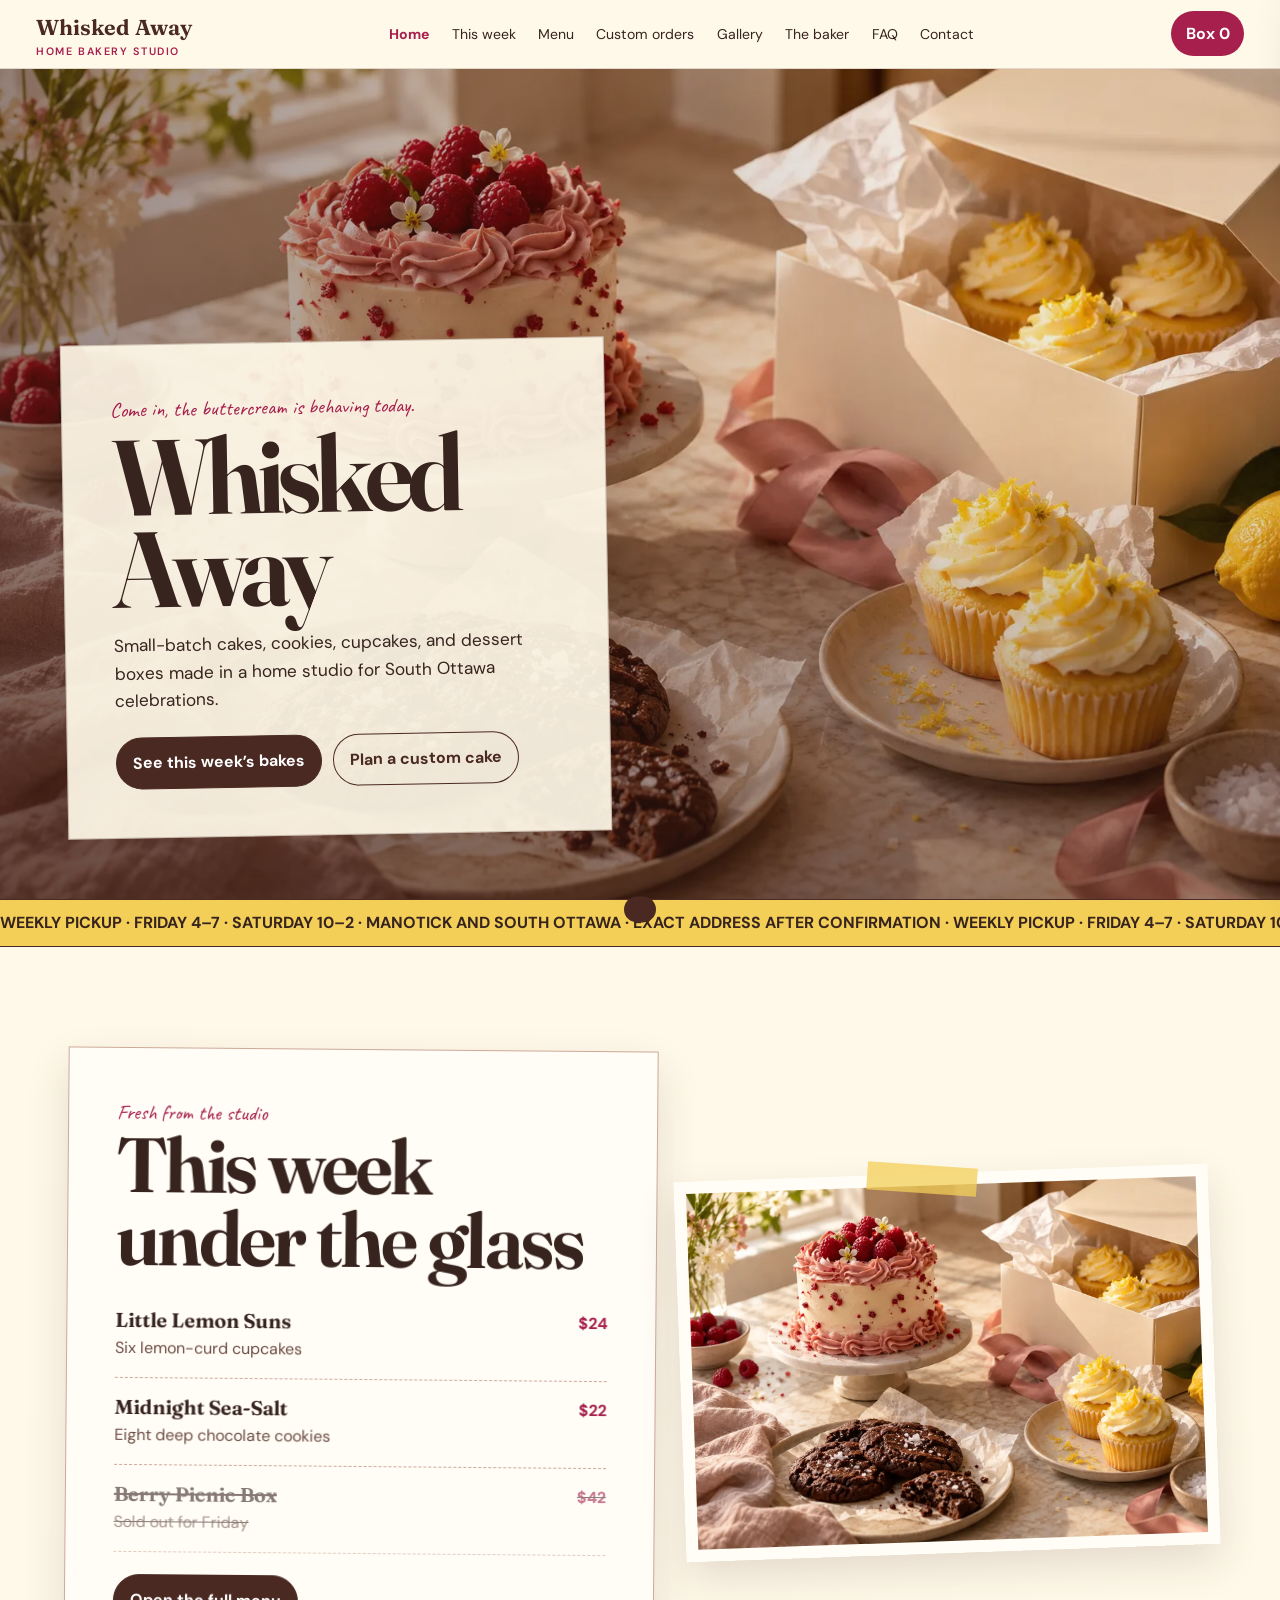
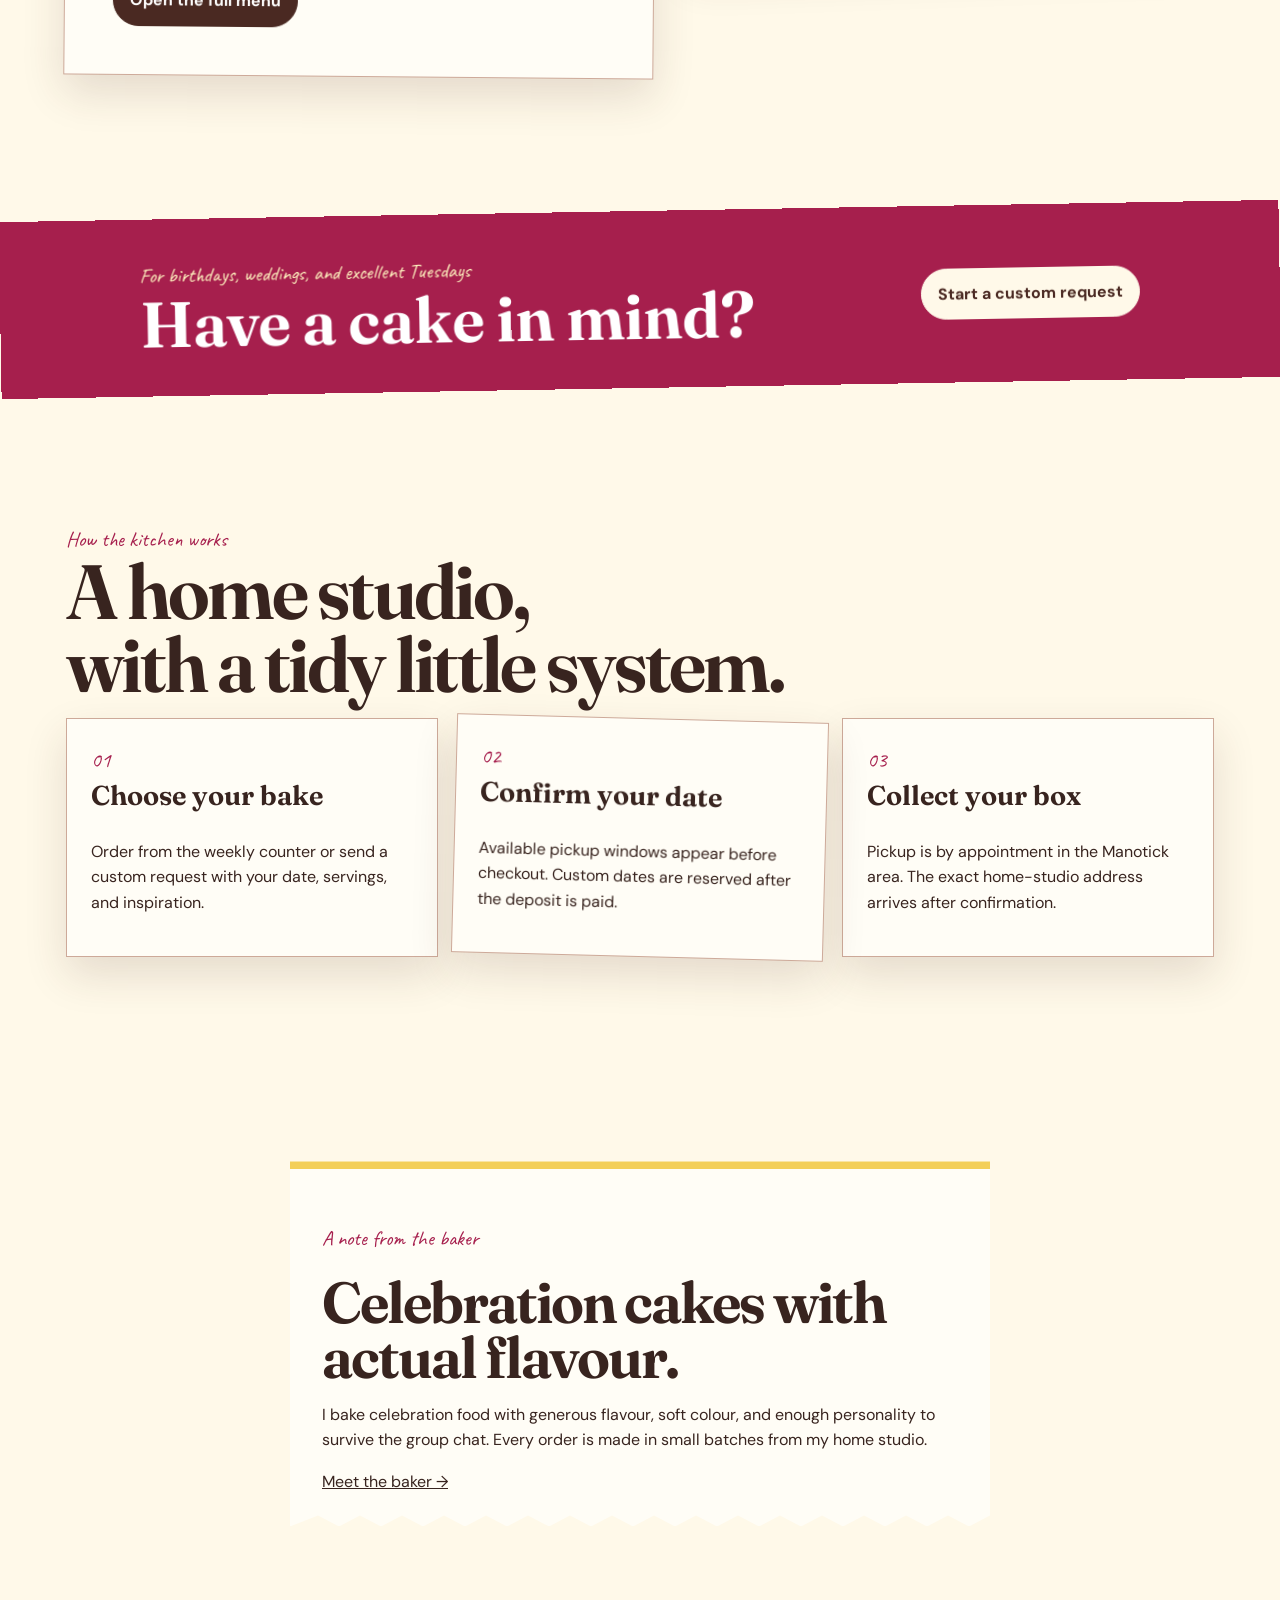
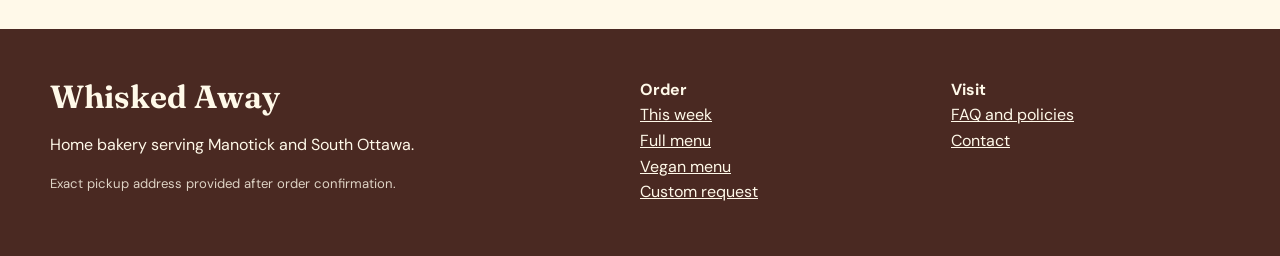
<file: index.html>
<!doctype html><html lang="en"><head><meta charset="utf-8"><meta name="viewport" content="width=device-width,initial-scale=1"><meta name="description" content="Whisked Away, an Ottawa-area home bakery for celebration cakes, cookies, cupcakes, and seasonal dessert boxes."><title>Whisked Away | Home Bakery</title><link rel="icon" href="assets/whisked-away-mark.svg"><link rel="stylesheet" href="styles.css"></head><body>
<a class="skip-link" href="#main">Skip to content</a>
<header class="site-header"><div class="nav-wrap"><a class="brand" href="index.html">Whisked Away<small>Home bakery studio</small></a><button class="menu-toggle" aria-expanded="false" aria-controls="site-nav">Menu</button><nav class="nav-links" id="site-nav" aria-label="Primary"><a aria-current="page" href="index.html">Home</a><a href="this-week.html">This week</a><a href="menu.html">Menu</a><a href="custom.html">Custom orders</a><a href="gallery.html">Gallery</a><a href="about.html">The baker</a><a href="faq.html">FAQ</a><a href="contact.html">Contact</a></nav><button class="cart-button" type="button">Box <span data-cart-count>0</span></button></div></header>
<main id="main"><section class="counter-entry"><div class="window-sign"><span class="script">Come in, the buttercream is behaving today.</span><h1>Whisked<br>Away</h1><p>Small-batch cakes, cookies, cupcakes, and dessert boxes made in a home studio for South Ottawa celebrations.</p><div class="button-row"><a class="button" href="this-week.html">See this week’s bakes</a><a class="button secondary" href="custom.html">Plan a custom cake</a></div></div></section>
<div class="open-strip" aria-label="Pickup information"><div>WEEKLY PICKUP · FRIDAY 4–7 · SATURDAY 10–2 · MANOTICK AND SOUTH OTTAWA · EXACT ADDRESS AFTER CONFIRMATION · WEEKLY PICKUP · FRIDAY 4–7 · SATURDAY 10–2 · MANOTICK AND SOUTH OTTAWA · EXACT ADDRESS AFTER CONFIRMATION · </div></div>
<section class="section counter-menu"><div class="menu-board"><span class="script">Fresh from the studio</span><h2>This week<br>under the glass</h2><div class="menu-line"><div><h3>Little Lemon Suns</h3><p>Six lemon-curd cupcakes</p></div><span class="price">$24</span></div><div class="menu-line"><div><h3>Midnight Sea-Salt</h3><p>Eight deep chocolate cookies</p></div><span class="price">$22</span></div><div class="menu-line sold"><div><h3>Berry Picnic Box</h3><p>Sold out for Friday</p></div><span class="price">$42</span></div><div class="button-row"><a class="button" href="this-week.html">Open the full menu</a></div></div><div class="photo-note"><span class="tape" aria-hidden="true"></span><img src="assets/bakery-counter.webp" alt="Raspberry celebration cake, lemon cupcakes, and chocolate cookies arranged on a sunlit bakery counter"></div></section>
<section class="ribbon"><div class="ribbon-inner"><div><span class="script" style="color:#fff3bf">For birthdays, weddings, and excellent Tuesdays</span><h2>Have a cake in mind?</h2></div><a class="button" href="custom.html">Start a custom request</a></div></section>
<section class="section"><span class="script">How the kitchen works</span><h2 class="section-title">A home studio,<br>with a tidy little system.</h2><div class="worktable"><article class="paper"><span class="scribble">01</span><h3>Choose your bake</h3><p>Order from the weekly counter or send a custom request with your date, servings, and inspiration.</p></article><article class="paper"><span class="scribble">02</span><h3>Confirm your date</h3><p>Available pickup windows appear before checkout. Custom dates are reserved after the deposit is paid.</p></article><article class="paper"><span class="scribble">03</span><h3>Collect your box</h3><p>Pickup is by appointment in the Manotick area. The exact home-studio address arrives after confirmation.</p></article></div></section>
<section class="section"><div class="receipt"><p class="script">A note from the baker</p><h2 class="section-title" style="font-size:clamp(2rem,5vw,3.6rem)">Celebration cakes with actual flavour.</h2><p>I bake celebration food with generous flavour, soft colour, and enough personality to survive the group chat. Every order is made in small batches from my home studio.</p><a href="about.html">Meet the baker →</a></div></section></main>
<footer class="site-footer"><div class="footer-inner"><div><div class="footer-brand">Whisked Away</div><p>Home bakery serving Manotick and South Ottawa.</p><p class="fineprint">Exact pickup address provided after order confirmation.</p></div><div><strong>Order</strong><br><a href="this-week.html">This week</a><br><a href="menu.html">Full menu</a><br><a href="vegan.html">Vegan menu</a><br><a href="custom.html">Custom request</a></div><div><strong>Visit</strong><br><a href="faq.html">FAQ and policies</a><br><a href="contact.html">Contact</a></div></div></footer>
<aside class="cart-drawer" id="cart-drawer" aria-hidden="true" aria-label="Order box"><div class="cart-top"><h2>Your bakery box</h2><button class="icon-button" id="cart-close" aria-label="Close order box">×</button></div><div id="cart-content"></div></aside><div class="toast" id="toast" role="status" aria-live="polite"></div><script src="app.js"></script></body></html>
</file>
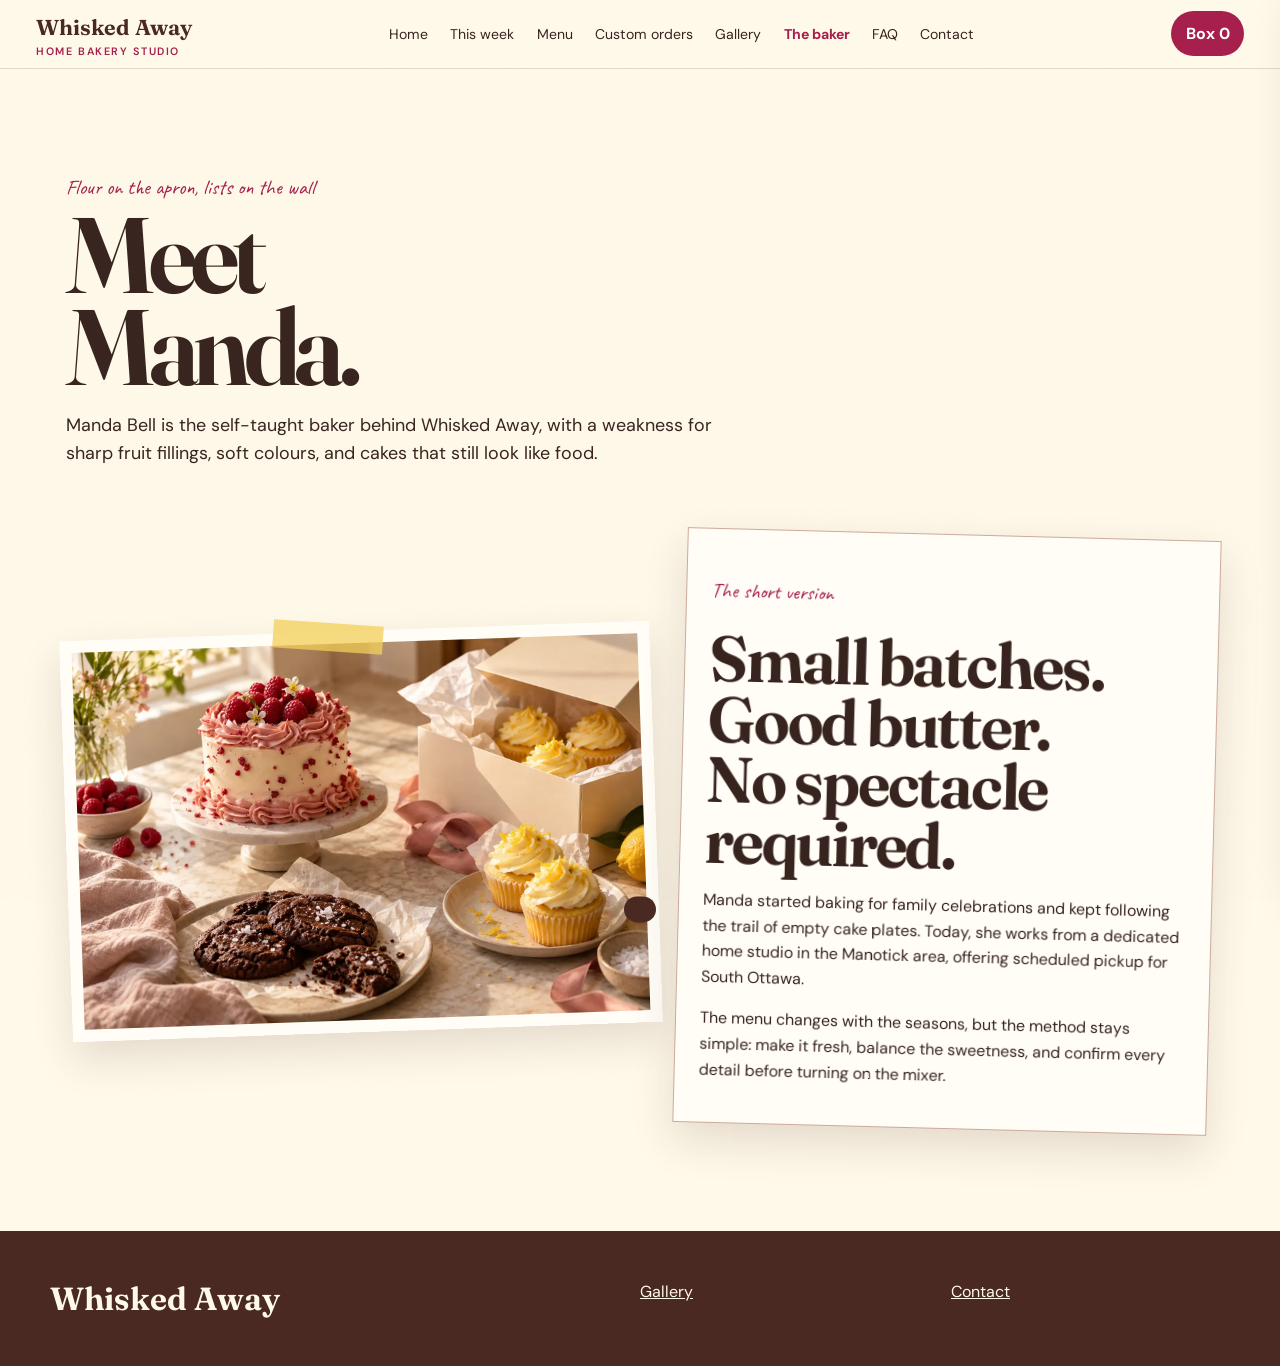
<file: about.html>
<!doctype html><html lang="en"><head><meta charset="utf-8"><meta name="viewport" content="width=device-width,initial-scale=1"><meta name="description" content="Meet the baker behind Whisked Away."><title>About the Baker | Whisked Away</title><link rel="icon" href="assets/whisked-away-mark.svg"><link rel="stylesheet" href="styles.css"></head><body><a class="skip-link" href="#main">Skip to content</a><header class="site-header"><div class="nav-wrap"><a class="brand" href="index.html">Whisked Away<small>Home bakery studio</small></a><button class="menu-toggle" aria-expanded="false" aria-controls="site-nav">Menu</button><nav class="nav-links" id="site-nav" aria-label="Primary"><a href="index.html">Home</a><a href="this-week.html">This week</a><a href="menu.html">Menu</a><a href="custom.html">Custom orders</a><a href="gallery.html">Gallery</a><a aria-current="page" href="about.html">The baker</a><a href="faq.html">FAQ</a><a href="contact.html">Contact</a></nav><button class="cart-button" type="button">Box <span data-cart-count>0</span></button></div></header><main id="main"><header class="page-intro"><span class="script">Flour on the apron, lists on the wall</span><h1>Meet<br>Manda.</h1><p>Manda Bell is the self-taught baker behind Whisked Away, with a weakness for sharp fruit fillings, soft colours, and cakes that still look like food.</p></header><section class="section" style="padding-top:1rem"><div class="counter-menu"><div class="photo-note"><span class="tape"></span><img class="crop-cake" src="assets/bakery-counter.webp" alt="Raspberry cake and pastries on Manda's work counter"></div><article class="paper"><p class="script">The short version</p><h2 class="section-title" style="font-size:clamp(2.1rem,5vw,4rem)">Small batches.<br>Good butter.<br>No spectacle required.</h2><p>Manda started baking for family celebrations and kept following the trail of empty cake plates. Today, she works from a dedicated home studio in the Manotick area, offering scheduled pickup for South Ottawa.</p><p>The menu changes with the seasons, but the method stays simple: make it fresh, balance the sweetness, and confirm every detail before turning on the mixer.</p></article></div></section></main><footer class="site-footer"><div class="footer-inner"><div><div class="footer-brand">Whisked Away</div></div><div><a href="gallery.html">Gallery</a></div><div><a href="contact.html">Contact</a></div></div></footer><aside class="cart-drawer" id="cart-drawer" aria-hidden="true" aria-label="Order box"><div class="cart-top"><h2>Your bakery box</h2><button class="icon-button" id="cart-close" aria-label="Close order box">×</button></div><div id="cart-content"></div></aside><div class="toast" id="toast" role="status" aria-live="polite"></div><script src="app.js"></script></body></html>
</file>
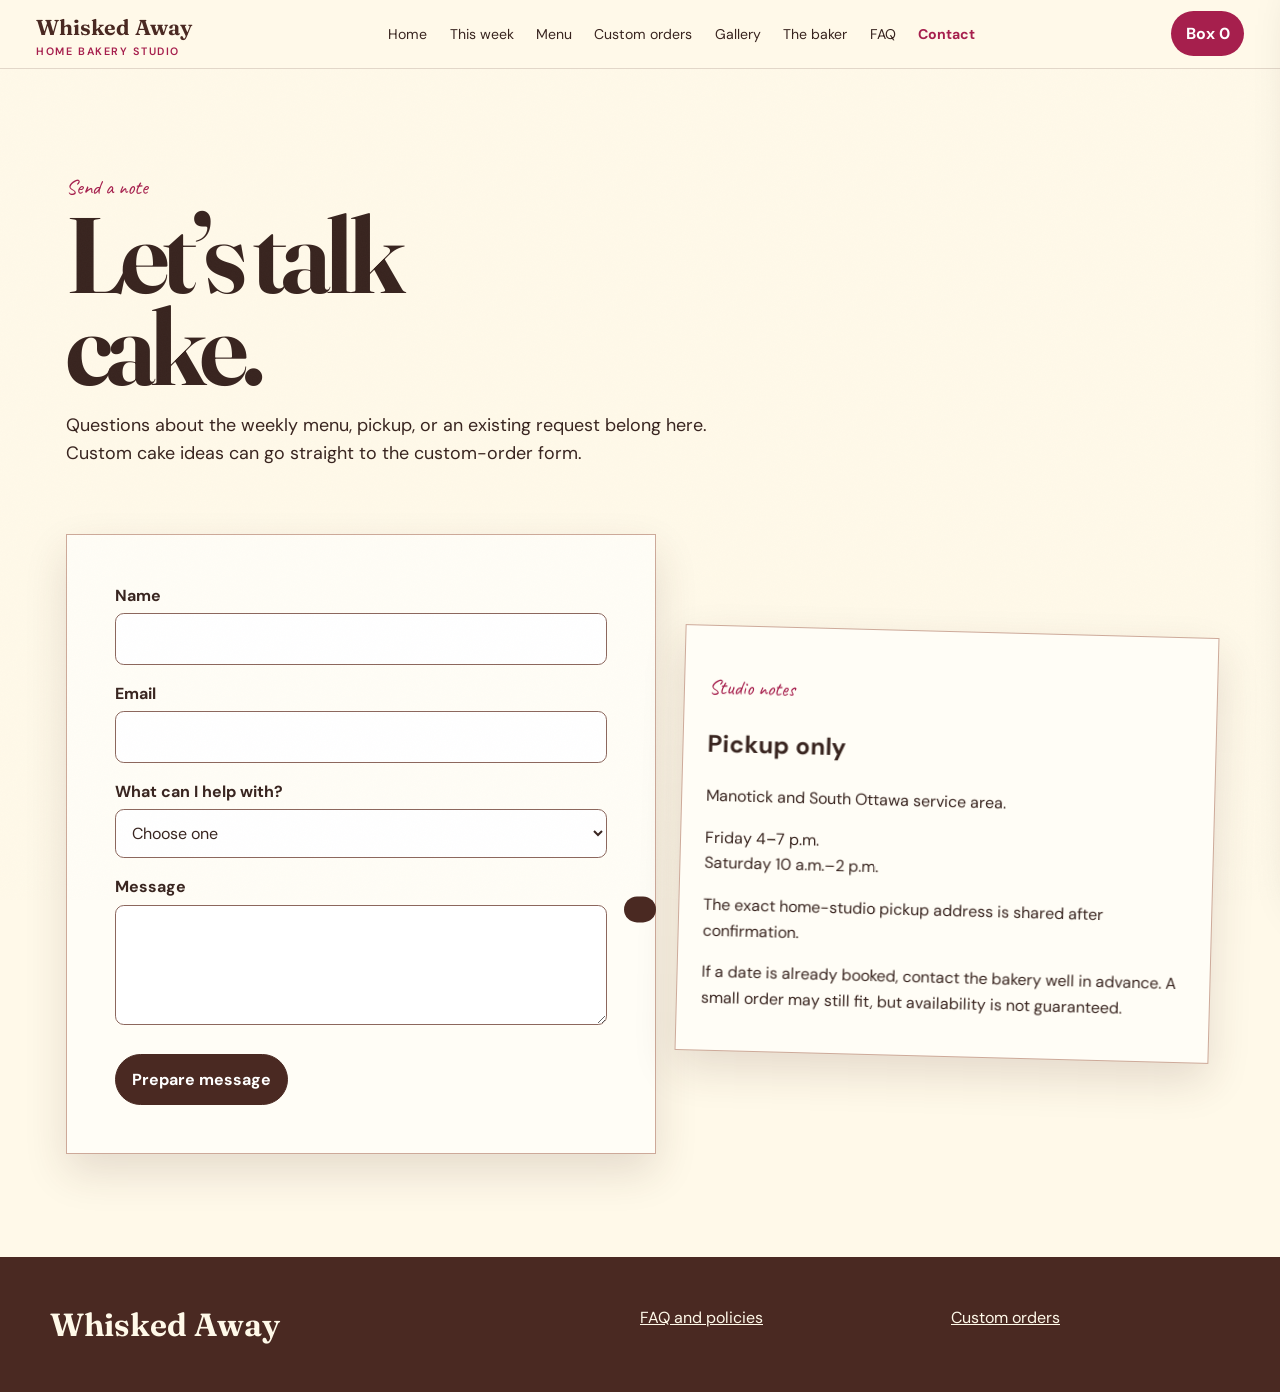
<file: contact.html>
<!doctype html><html lang="en"><head><meta charset="utf-8"><meta name="viewport" content="width=device-width,initial-scale=1"><meta name="description" content="Contact the Whisked Away home bakery in South Ottawa."><title>Contact | Whisked Away</title><link rel="icon" href="assets/whisked-away-mark.svg"><link rel="stylesheet" href="styles.css"></head><body><a class="skip-link" href="#main">Skip to content</a>
<header class="site-header"><div class="nav-wrap"><a class="brand" href="index.html">Whisked Away<small>Home bakery studio</small></a><button class="menu-toggle" aria-expanded="false" aria-controls="site-nav">Menu</button><nav class="nav-links" id="site-nav" aria-label="Primary"><a href="index.html">Home</a><a href="this-week.html">This week</a><a href="menu.html">Menu</a><a href="custom.html">Custom orders</a><a href="gallery.html">Gallery</a><a href="about.html">The baker</a><a href="faq.html">FAQ</a><a aria-current="page" href="contact.html">Contact</a></nav><button class="cart-button" type="button">Box <span data-cart-count>0</span></button></div></header>
<main id="main"><header class="page-intro"><span class="script">Send a note</span><h1>Let’s talk<br>cake.</h1><p>Questions about the weekly menu, pickup, or an existing request belong here. Custom cake ideas can go straight to the custom-order form.</p></header><section class="section" style="padding-top:1rem"><div class="counter-menu"><form class="form-sheet" data-prototype style="margin:0"><div class="field-grid"><div class="field"><label for="contact-name">Name</label><input id="contact-name" autocomplete="name" required></div><div class="field"><label for="contact-email">Email</label><input id="contact-email" type="email" autocomplete="email" required></div><div class="field"><label for="contact-topic">What can I help with?</label><select id="contact-topic" required><option value="">Choose one</option><option>Weekly menu</option><option>Existing order</option><option>Pickup question</option><option>Something else</option></select></div><div class="field"><label for="message">Message</label><textarea id="message" required></textarea></div></div><button class="button submit-button" type="submit">Prepare message</button><div class="date-status form-result" tabindex="-1" hidden><strong>Message prepared.</strong> Online delivery is still being connected, so no information was sent.</div></form><aside class="paper"><p class="script">Studio notes</p><h2>Pickup only</h2><p>Manotick and South Ottawa service area.</p><p>Friday 4–7 p.m.<br>Saturday 10 a.m.–2 p.m.</p><p>The exact home-studio pickup address is shared after confirmation.</p><p>If a date is already booked, contact the bakery well in advance. A small order may still fit, but availability is not guaranteed.</p></aside></div></section></main>
<footer class="site-footer"><div class="footer-inner"><div><div class="footer-brand">Whisked Away</div></div><div><a href="faq.html">FAQ and policies</a></div><div><a href="custom.html">Custom orders</a></div></div></footer><aside class="cart-drawer" id="cart-drawer" aria-hidden="true" aria-label="Order box"><div class="cart-top"><h2>Your bakery box</h2><button class="icon-button" id="cart-close" aria-label="Close order box">×</button></div><div id="cart-content"></div></aside><div class="toast" id="toast" role="status" aria-live="polite"></div><script src="app.js"></script></body></html>
</file>
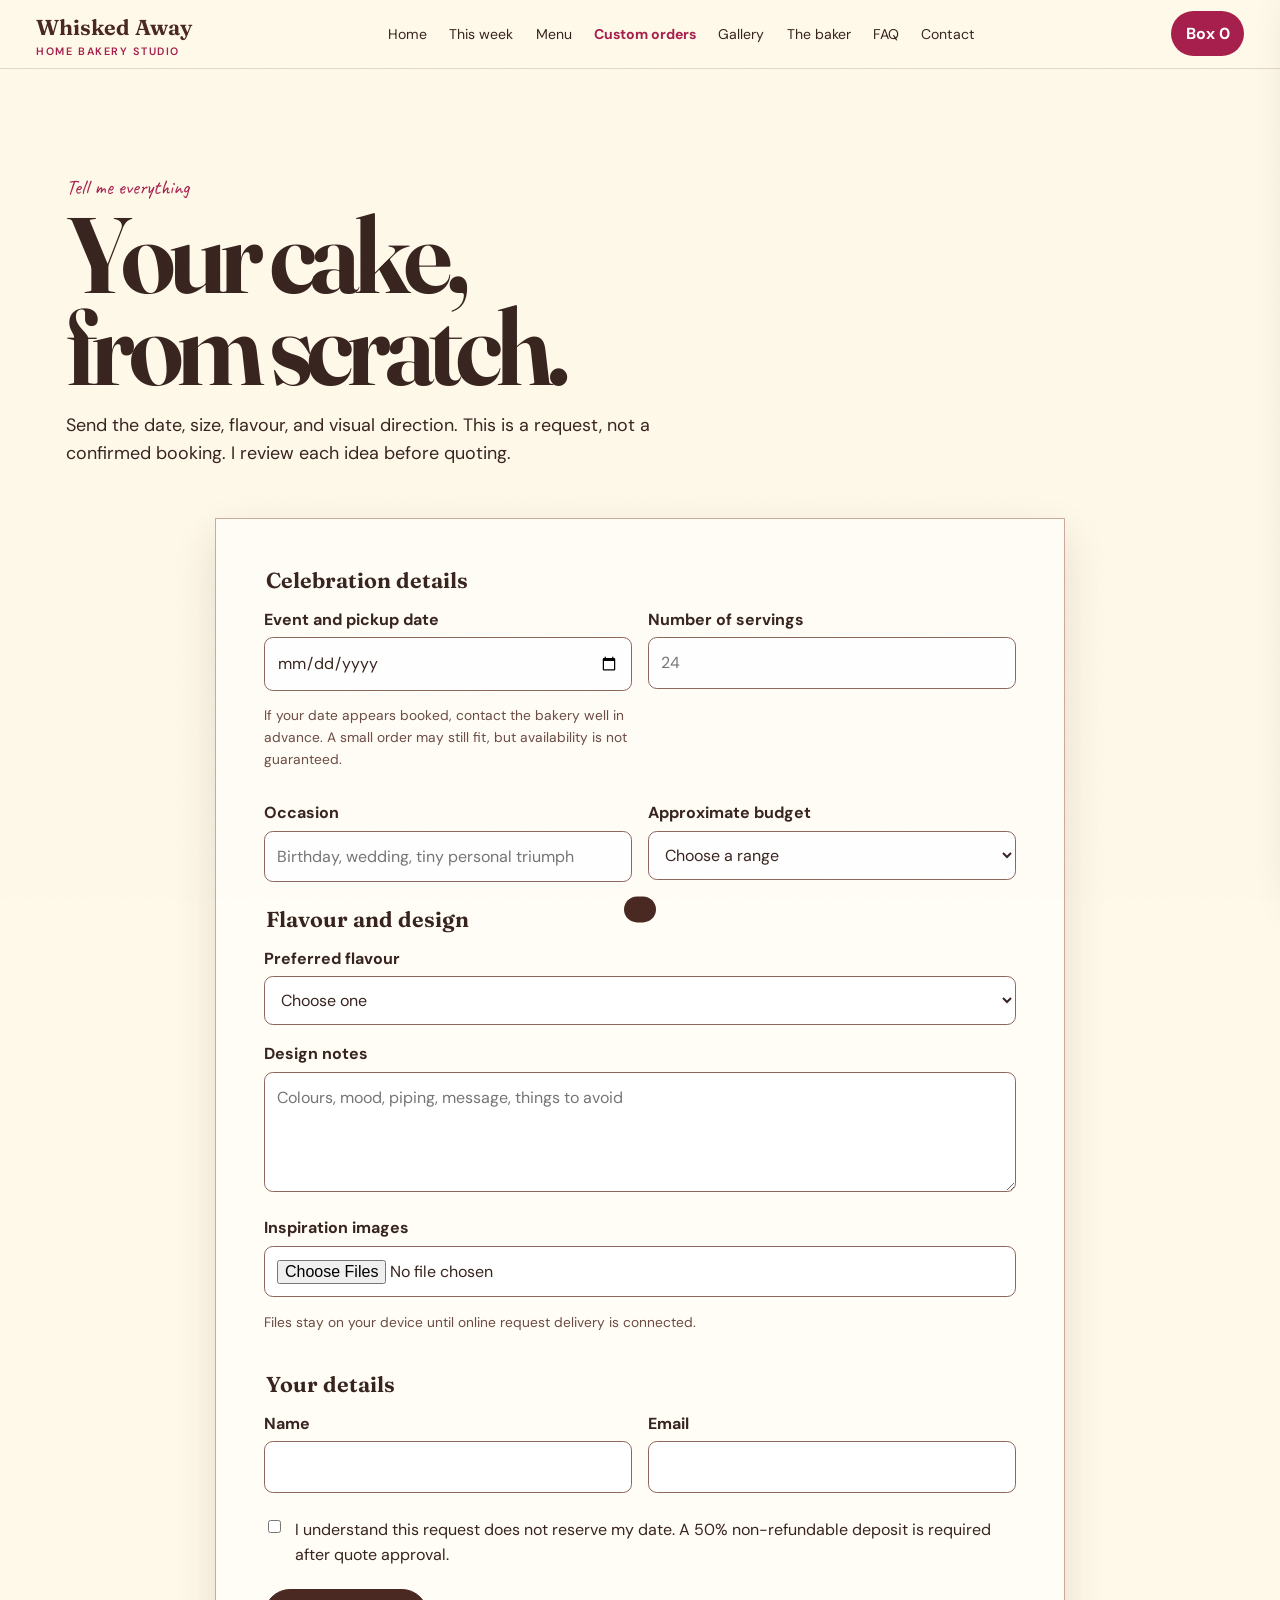
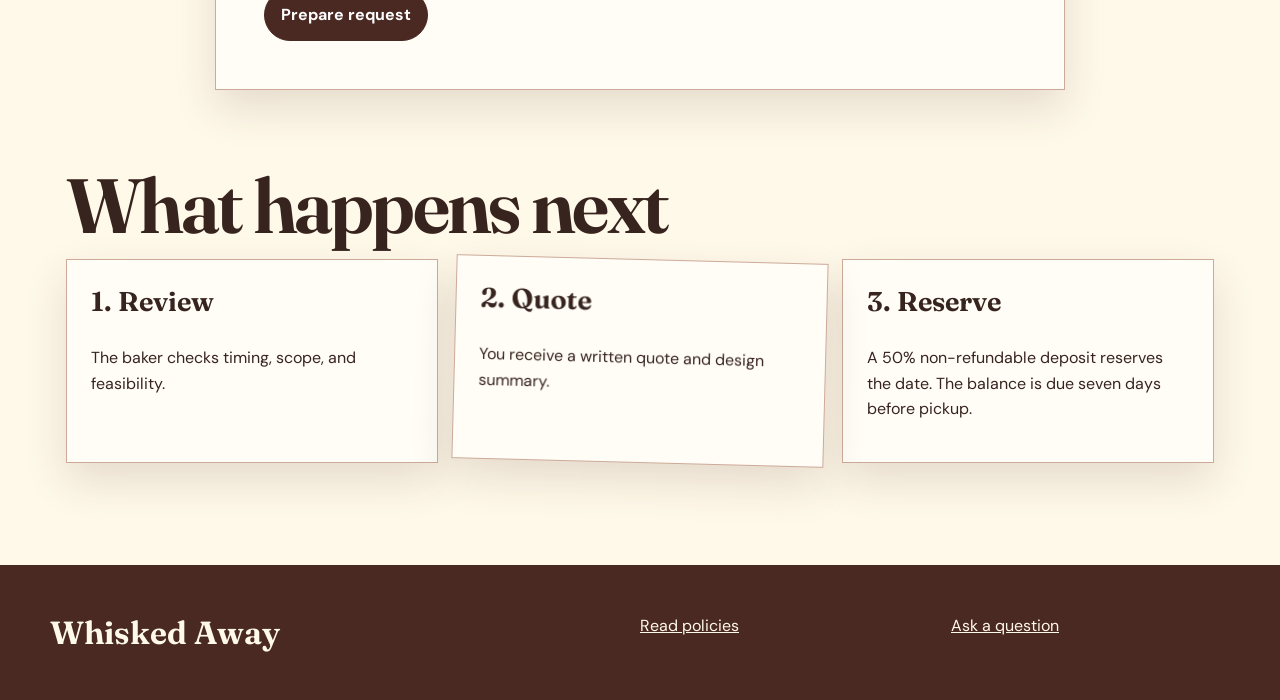
<file: custom.html>
<!doctype html><html lang="en"><head><meta charset="utf-8"><meta name="viewport" content="width=device-width,initial-scale=1"><meta name="description" content="Request a custom celebration cake from Whisked Away."><title>Custom Orders | Whisked Away</title><link rel="icon" href="assets/whisked-away-mark.svg"><link rel="stylesheet" href="styles.css"></head><body><a class="skip-link" href="#main">Skip to content</a><header class="site-header"><div class="nav-wrap"><a class="brand" href="index.html">Whisked Away<small>Home bakery studio</small></a><button class="menu-toggle" aria-expanded="false" aria-controls="site-nav">Menu</button><nav class="nav-links" id="site-nav" aria-label="Primary"><a href="index.html">Home</a><a href="this-week.html">This week</a><a href="menu.html">Menu</a><a aria-current="page" href="custom.html">Custom orders</a><a href="gallery.html">Gallery</a><a href="about.html">The baker</a><a href="faq.html">FAQ</a><a href="contact.html">Contact</a></nav><button class="cart-button" type="button">Box <span data-cart-count>0</span></button></div></header>
<main id="main"><header class="page-intro"><span class="script">Tell me everything</span><h1>Your cake,<br>from scratch.</h1><p>Send the date, size, flavour, and visual direction. This is a request, not a confirmed booking. I review each idea before quoting.</p></header><form class="form-sheet" data-prototype><fieldset><legend>Celebration details</legend><div class="field-grid two"><div class="field"><label for="event-date">Event and pickup date</label><input id="event-date" name="event-date" type="date" required><p class="help">If your date appears booked, contact the bakery well in advance. A small order may still fit, but availability is not guaranteed.</p></div><div class="field"><label for="servings">Number of servings</label><input id="servings" name="servings" type="number" min="8" max="120" required placeholder="24"></div><div class="field"><label for="occasion">Occasion</label><input id="occasion" name="occasion" required autocomplete="off" placeholder="Birthday, wedding, tiny personal triumph"></div><div class="field"><label for="budget">Approximate budget</label><select id="budget" name="budget" required><option value="">Choose a range</option><option>$75 to $125</option><option>$126 to $200</option><option>$201 to $350</option><option>$350+</option></select></div></div></fieldset><fieldset><legend>Flavour and design</legend><div class="field-grid"><div class="field"><label for="flavour">Preferred flavour</label><select id="flavour" required><option value="">Choose one</option><option>Vanilla raspberry</option><option>Chocolate ganache</option><option>Lemon curd</option><option>Carrot and brown butter</option><option>Vegan vanilla raspberry</option><option>Vegan chocolate raspberry</option><option>I need recommendations</option></select></div><div class="field"><label for="notes">Design notes</label><textarea id="notes" required placeholder="Colours, mood, piping, message, things to avoid"></textarea></div><div class="field"><label for="inspiration">Inspiration images</label><input id="inspiration" type="file" multiple accept="image/jpeg,image/png,image/webp"><p class="help">Files stay on your device until online request delivery is connected.</p></div></div></fieldset><fieldset><legend>Your details</legend><div class="field-grid two"><div class="field"><label for="name">Name</label><input id="name" autocomplete="name" required></div><div class="field"><label for="email">Email</label><input id="email" type="email" autocomplete="email" required></div></div></fieldset><label style="display:flex;gap:.7rem;align-items:flex-start"><input type="checkbox" required> <span>I understand this request does not reserve my date. A 50% non-refundable deposit is required after quote approval.</span></label><button class="button submit-button" type="submit">Prepare request</button><div class="date-status form-result" tabindex="-1" hidden><strong>Request prepared.</strong> Online delivery is still being connected, so no information was sent.</div></form>
<section class="section" style="padding-top:0"><h2 class="section-title">What happens next</h2><div class="worktable"><article class="paper"><h3>1. Review</h3><p>The baker checks timing, scope, and feasibility.</p></article><article class="paper"><h3>2. Quote</h3><p>You receive a written quote and design summary.</p></article><article class="paper"><h3>3. Reserve</h3><p>A 50% non-refundable deposit reserves the date. The balance is due seven days before pickup.</p></article></div></section></main><footer class="site-footer"><div class="footer-inner"><div><div class="footer-brand">Whisked Away</div></div><div><a href="faq.html">Read policies</a></div><div><a href="contact.html">Ask a question</a></div></div></footer><aside class="cart-drawer" id="cart-drawer" aria-hidden="true" aria-label="Order box"><div class="cart-top"><h2>Your bakery box</h2><button class="icon-button" id="cart-close" aria-label="Close order box">×</button></div><div id="cart-content"></div></aside><div class="toast" id="toast" role="status" aria-live="polite"></div><script src="app.js"></script></body></html>
</file>
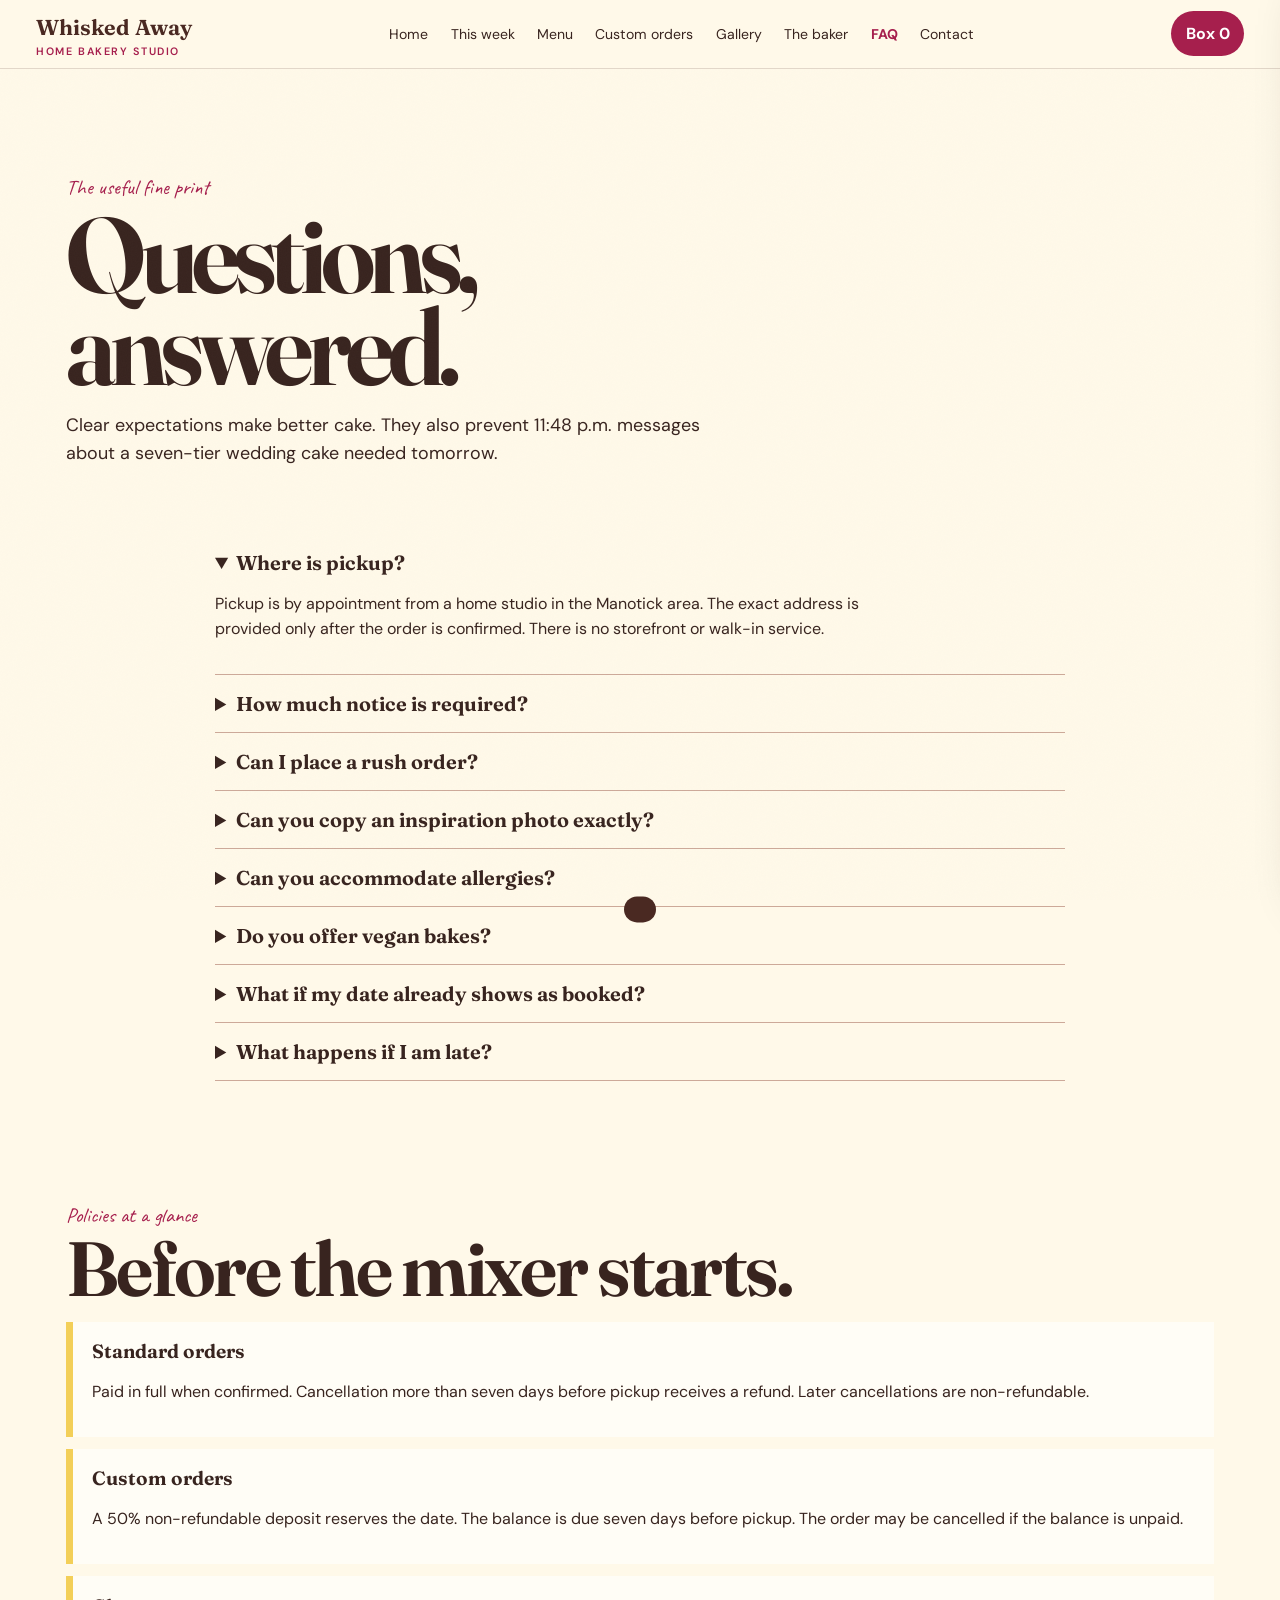
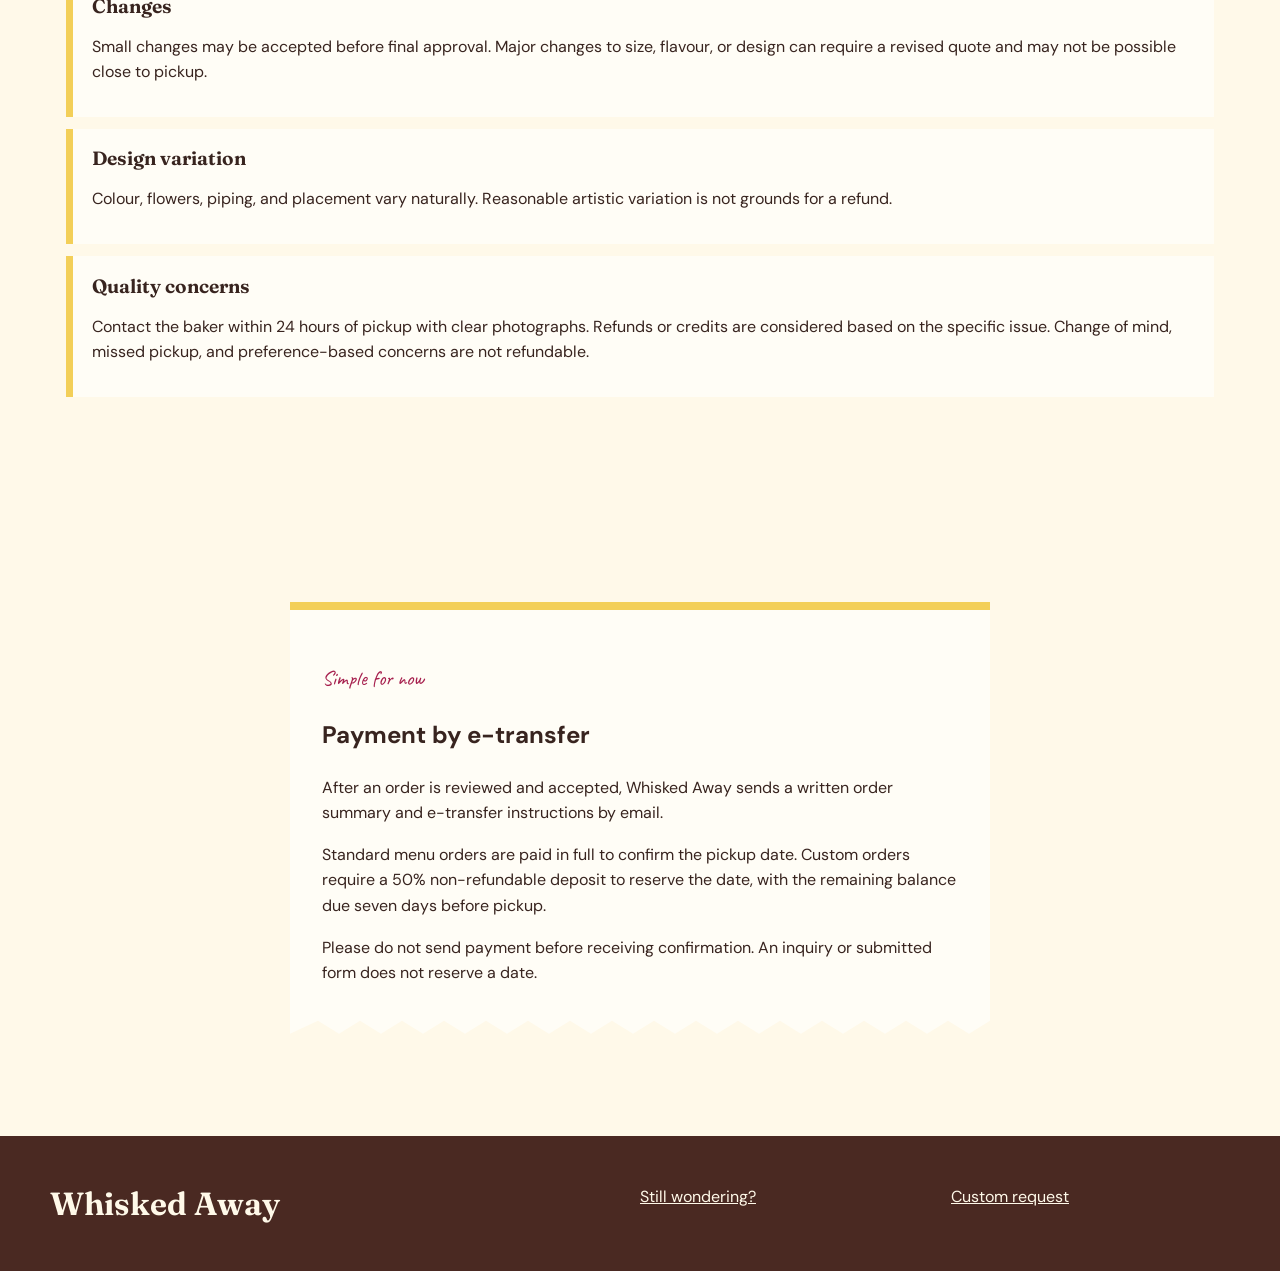
<file: faq.html>
<!doctype html><html lang="en"><head><meta charset="utf-8"><meta name="viewport" content="width=device-width,initial-scale=1"><meta name="description" content="Whisked Away ordering, pickup, allergy, cancellation, and payment policies."><title>FAQ and Policies | Whisked Away</title><link rel="icon" href="assets/whisked-away-mark.svg"><link rel="stylesheet" href="styles.css"></head><body><a class="skip-link" href="#main">Skip to content</a><header class="site-header"><div class="nav-wrap"><a class="brand" href="index.html">Whisked Away<small>Home bakery studio</small></a><button class="menu-toggle" aria-expanded="false" aria-controls="site-nav">Menu</button><nav class="nav-links" id="site-nav" aria-label="Primary"><a href="index.html">Home</a><a href="this-week.html">This week</a><a href="menu.html">Menu</a><a href="custom.html">Custom orders</a><a href="gallery.html">Gallery</a><a href="about.html">The baker</a><a aria-current="page" href="faq.html">FAQ</a><a href="contact.html">Contact</a></nav><button class="cart-button" type="button">Box <span data-cart-count>0</span></button></div></header>
<main id="main"><header class="page-intro"><span class="script">The useful fine print</span><h1>Questions,<br>answered.</h1><p>Clear expectations make better cake. They also prevent 11:48 p.m. messages about a seven-tier wedding cake needed tomorrow.</p></header><section class="section" style="padding-top:1rem"><div class="accordion"><details open><summary>Where is pickup?</summary><p>Pickup is by appointment from a home studio in the Manotick area. The exact address is provided only after the order is confirmed. There is no storefront or walk-in service.</p></details><details><summary>How much notice is required?</summary><p>Standard menu items need at least four days’ notice. Custom cakes usually need 14 days. Larger event orders may need four to six weeks.</p></details><details><summary>Can I place a rush order?</summary><p>Sometimes. Orders inside the normal notice period depend on availability and may include a 20% rush fee. A rush request is not confirmed until accepted and paid.</p></details><details><summary>Can you copy an inspiration photo exactly?</summary><p>No. Inspiration images help communicate colour, mood, and technique. Every cake is made by hand and will be an original interpretation, not an exact replica of another baker’s work.</p></details><details><summary>Can you accommodate allergies?</summary><p>The studio handles wheat, eggs, milk, soy, peanuts, and tree nuts. Dietary options may be available, but the kitchen is not allergen-free and cannot guarantee against cross-contact. Customers with severe allergies should not order.</p></details><details><summary>Do you offer vegan bakes?</summary><p>Yes. Whisked Away has a dedicated vegan menu with cakes, cupcakes, cookies, and dessert boxes. Vegan items are made without animal-derived ingredients, but they are prepared in the same studio as eggs and milk, so cross-contact is possible.</p></details><details><summary>What if my date already shows as booked?</summary><p>Contact the bakery well in advance. Occasionally a small order can fit around an existing booking, but availability is never guaranteed and the date is not reserved until the order is confirmed and payment is received.</p></details><details><summary>What happens if I am late?</summary><p>Pickup windows are scheduled. Contact the baker as soon as possible if delayed. Orders more than 30 minutes late may need to be collected during the next available window. Missed pickups are not refundable.</p></details></div></section>
<section class="section" style="padding-top:1rem"><span class="script">Policies at a glance</span><h2 class="section-title">Before the mixer starts.</h2><div class="policy-table"><article class="policy"><h3>Standard orders</h3><p>Paid in full when confirmed. Cancellation more than seven days before pickup receives a refund. Later cancellations are non-refundable.</p></article><article class="policy"><h3>Custom orders</h3><p>A 50% non-refundable deposit reserves the date. The balance is due seven days before pickup. The order may be cancelled if the balance is unpaid.</p></article><article class="policy"><h3>Changes</h3><p>Small changes may be accepted before final approval. Major changes to size, flavour, or design can require a revised quote and may not be possible close to pickup.</p></article><article class="policy"><h3>Design variation</h3><p>Colour, flowers, piping, and placement vary naturally. Reasonable artistic variation is not grounds for a refund.</p></article><article class="policy"><h3>Quality concerns</h3><p>Contact the baker within 24 hours of pickup with clear photographs. Refunds or credits are considered based on the specific issue. Change of mind, missed pickup, and preference-based concerns are not refundable.</p></article></div></section>
<section class="section"><div class="receipt"><p class="script">Simple for now</p><h2>Payment by e-transfer</h2><p>After an order is reviewed and accepted, Whisked Away sends a written order summary and e-transfer instructions by email.</p><p>Standard menu orders are paid in full to confirm the pickup date. Custom orders require a 50% non-refundable deposit to reserve the date, with the remaining balance due seven days before pickup.</p><p>Please do not send payment before receiving confirmation. An inquiry or submitted form does not reserve a date.</p></div></section></main><footer class="site-footer"><div class="footer-inner"><div><div class="footer-brand">Whisked Away</div></div><div><a href="contact.html">Still wondering?</a></div><div><a href="custom.html">Custom request</a></div></div></footer><aside class="cart-drawer" id="cart-drawer" aria-hidden="true" aria-label="Order box"><div class="cart-top"><h2>Your bakery box</h2><button class="icon-button" id="cart-close" aria-label="Close order box">×</button></div><div id="cart-content"></div></aside><div class="toast" id="toast" role="status" aria-live="polite"></div><script src="app.js"></script></body></html>
</file>
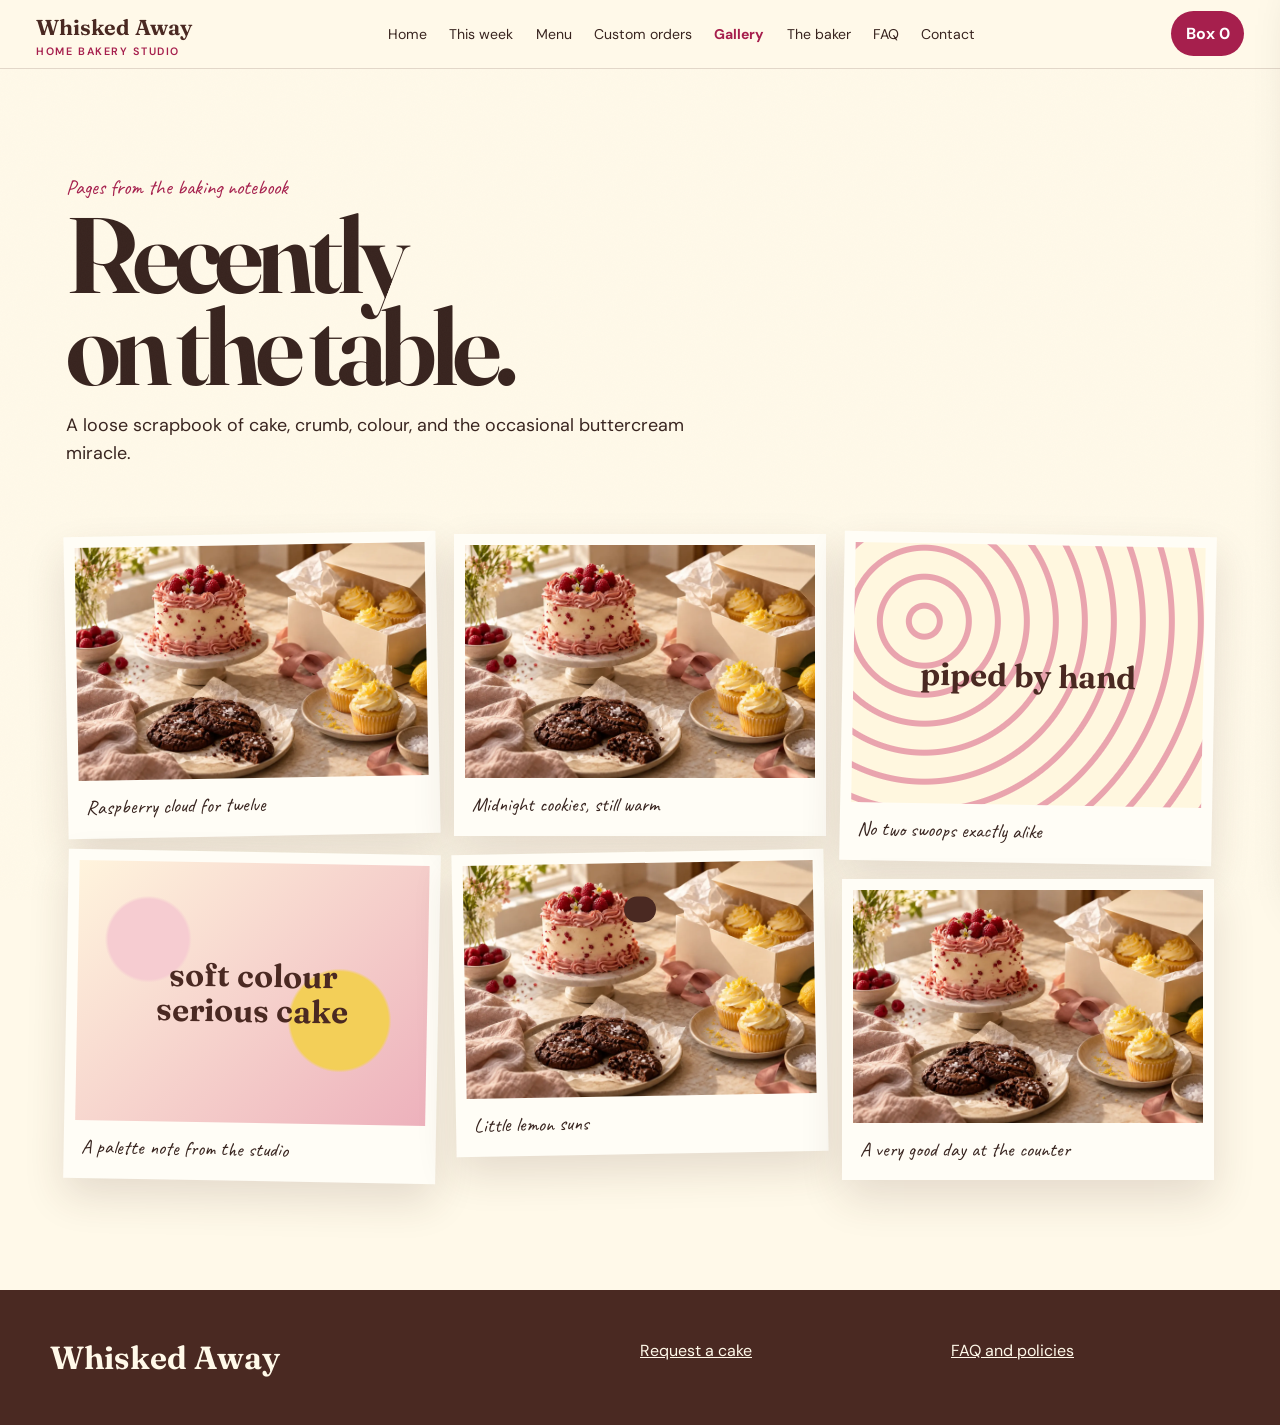
<file: gallery.html>
<!doctype html><html lang="en"><head><meta charset="utf-8"><meta name="viewport" content="width=device-width,initial-scale=1"><meta name="description" content="A scrapbook-style gallery of Whisked Away celebration bakes."><title>Gallery | Whisked Away</title><link rel="icon" href="assets/whisked-away-mark.svg"><link rel="stylesheet" href="styles.css"></head><body><a class="skip-link" href="#main">Skip to content</a><header class="site-header"><div class="nav-wrap"><a class="brand" href="index.html">Whisked Away<small>Home bakery studio</small></a><button class="menu-toggle" aria-expanded="false" aria-controls="site-nav">Menu</button><nav class="nav-links" id="site-nav" aria-label="Primary"><a href="index.html">Home</a><a href="this-week.html">This week</a><a href="menu.html">Menu</a><a href="custom.html">Custom orders</a><a aria-current="page" href="gallery.html">Gallery</a><a href="about.html">The baker</a><a href="faq.html">FAQ</a><a href="contact.html">Contact</a></nav><button class="cart-button" type="button">Box <span data-cart-count>0</span></button></div></header><main id="main"><header class="page-intro"><span class="script">Pages from the baking notebook</span><h1>Recently<br>on the table.</h1><p>A loose scrapbook of cake, crumb, colour, and the occasional buttercream miracle.</p></header><section class="section" style="padding-top:1rem"><div class="gallery-flow"><figure class="gallery-piece"><img class="image-crop crop-cake" src="assets/bakery-counter.webp" alt="Raspberry-frosted celebration cake topped with fresh berries"><figcaption>Raspberry cloud for twelve</figcaption></figure><figure class="gallery-piece"><div class="icing-panel">soft colour<br>serious cake</div><figcaption>A palette note from the studio</figcaption></figure><figure class="gallery-piece"><img class="image-crop crop-cookies" src="assets/bakery-counter.webp" alt="Dark chocolate cookies finished with flaky sea salt"><figcaption>Midnight cookies, still warm</figcaption></figure><figure class="gallery-piece"><img class="image-crop crop-cupcakes" src="assets/bakery-counter.webp" alt="Lemon cupcakes with swirled buttercream"><figcaption>Little lemon suns</figcaption></figure><figure class="gallery-piece"><div class="icing-panel" style="background:repeating-radial-gradient(circle at 20% 30%,#fff7df 0 12px,#e9a4ae 13px 18px,#fff7df 19px 29px)">piped by hand</div><figcaption>No two swoops exactly alike</figcaption></figure><figure class="gallery-piece"><img src="assets/bakery-counter.webp" alt="Assorted cakes, cupcakes, and cookies in a warm home bakery setting"><figcaption>A very good day at the counter</figcaption></figure></div></section></main><footer class="site-footer"><div class="footer-inner"><div><div class="footer-brand">Whisked Away</div></div><div><a href="custom.html">Request a cake</a></div><div><a href="faq.html">FAQ and policies</a></div></div></footer><aside class="cart-drawer" id="cart-drawer" aria-hidden="true" aria-label="Order box"><div class="cart-top"><h2>Your bakery box</h2><button class="icon-button" id="cart-close" aria-label="Close order box">×</button></div><div id="cart-content"></div></aside><div class="toast" id="toast" role="status" aria-live="polite"></div><script src="app.js"></script></body></html>
</file>
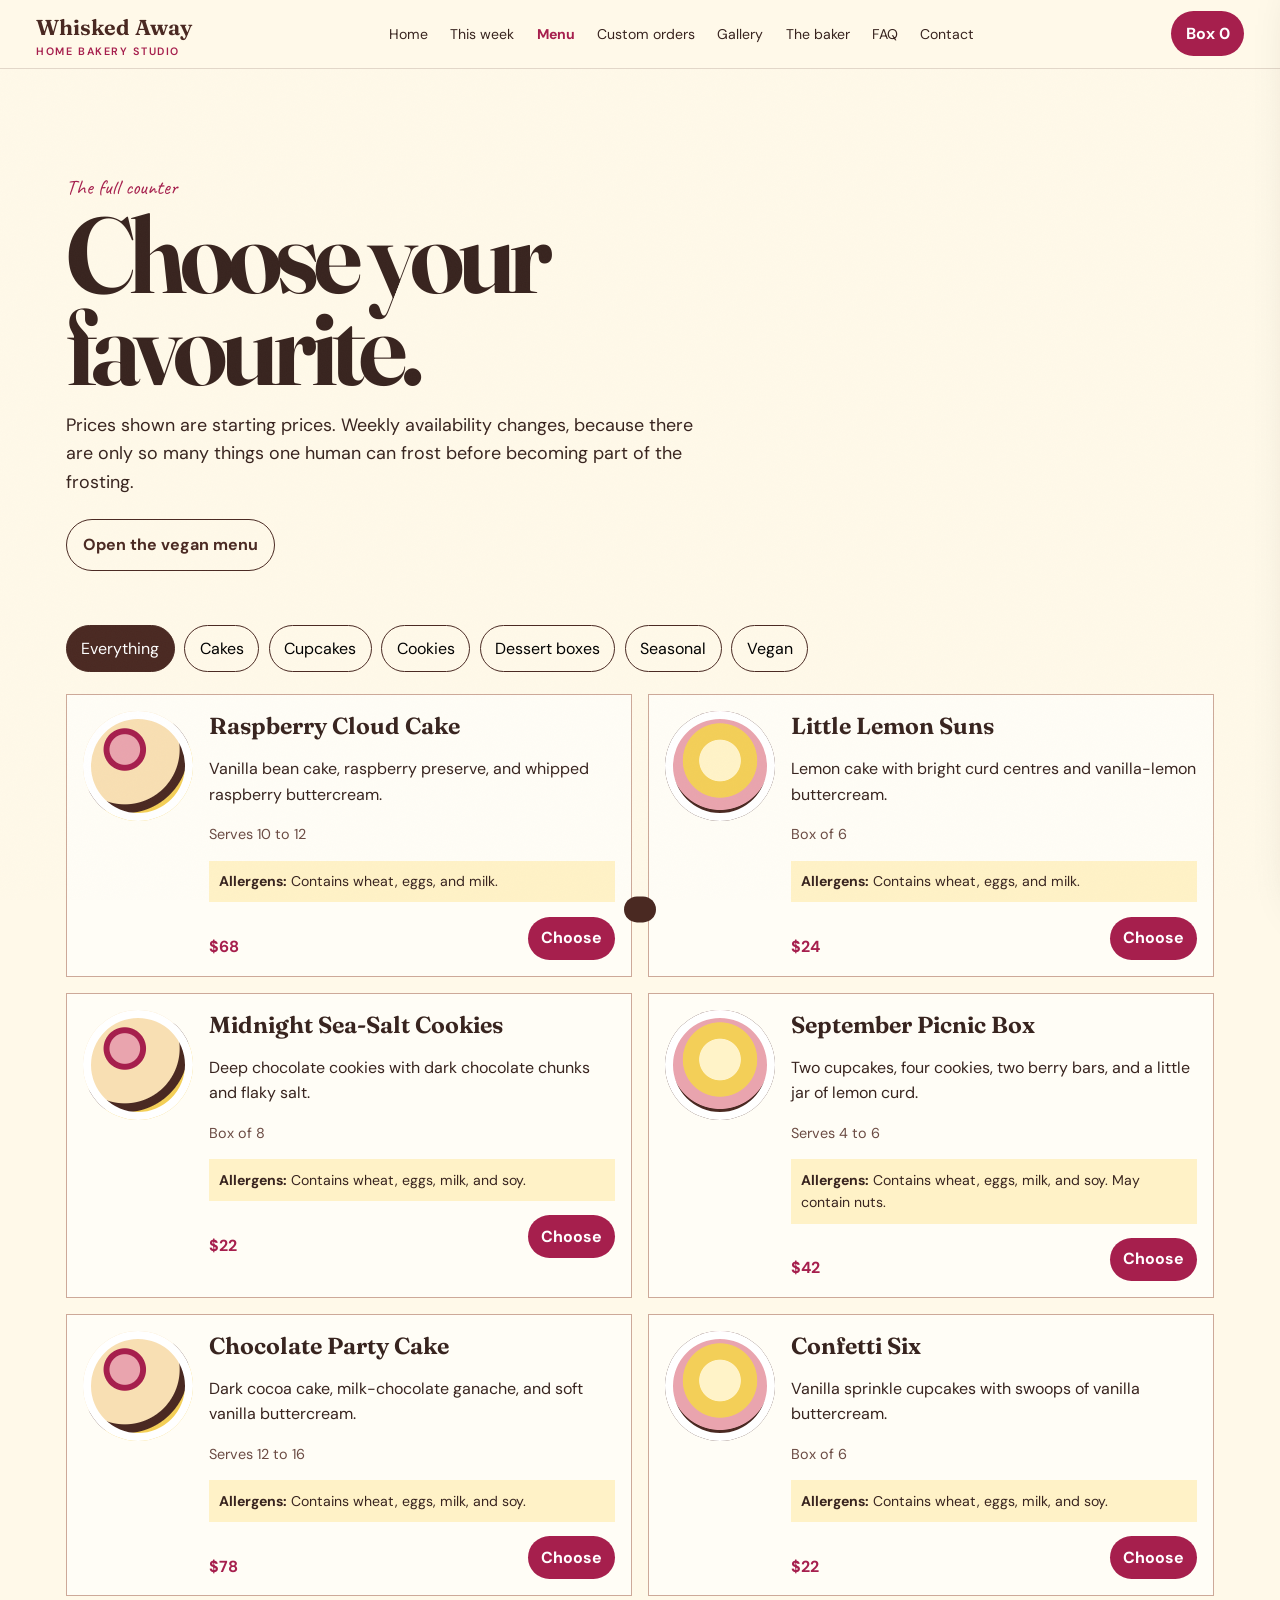
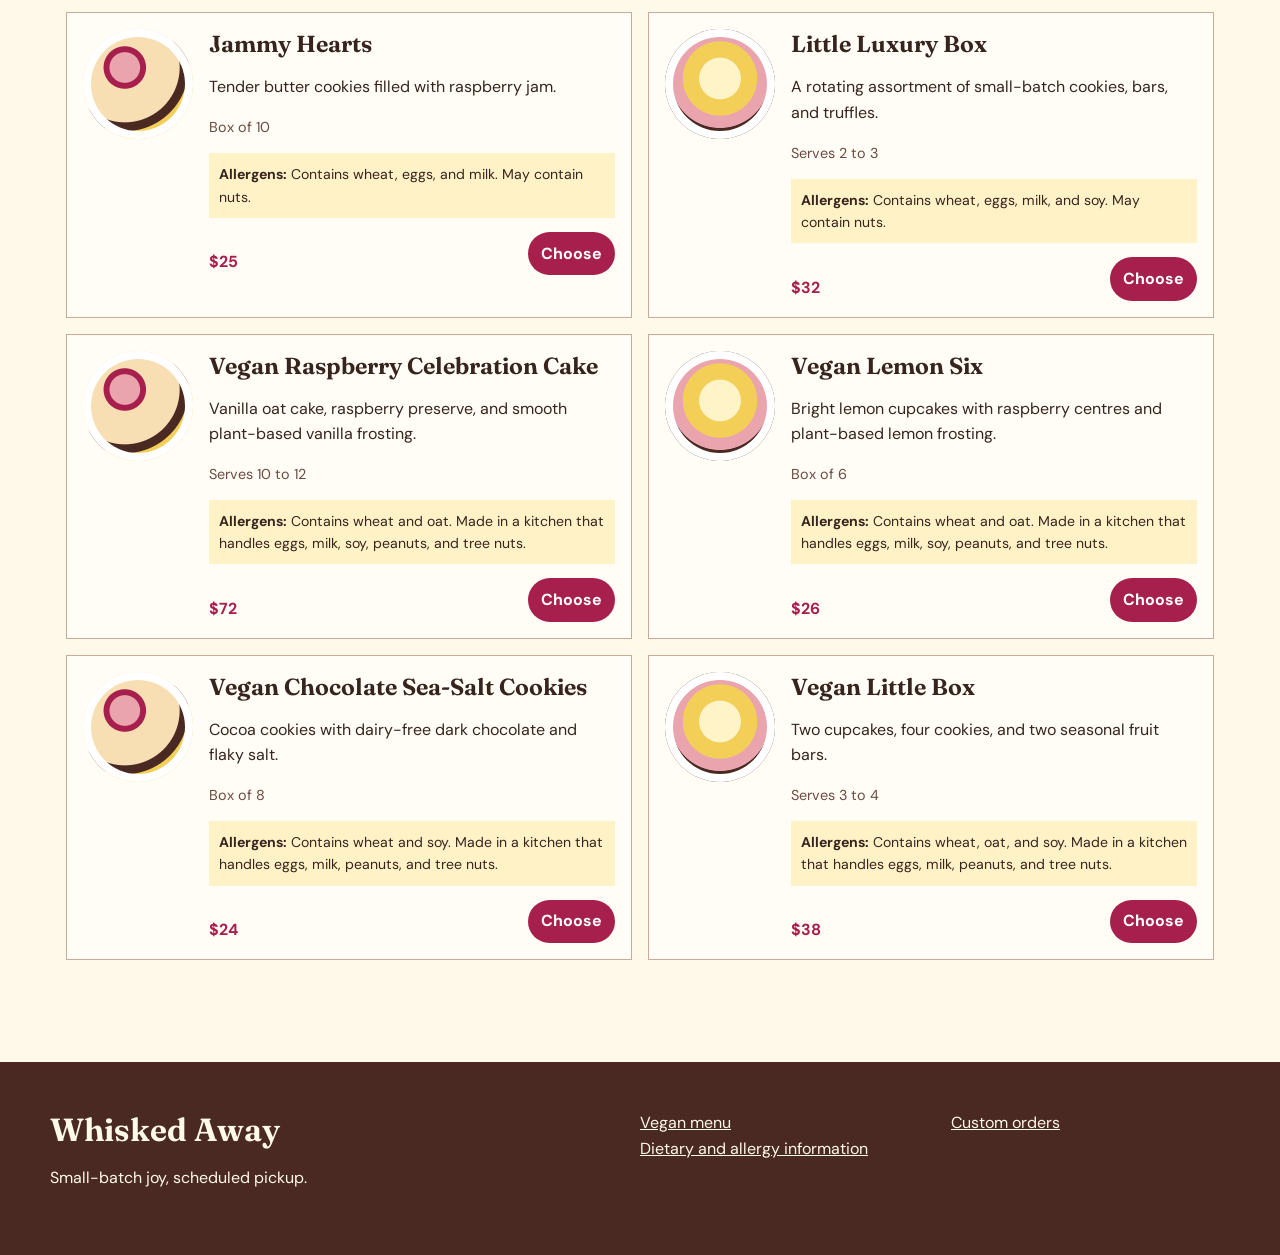
<file: menu.html>
<!doctype html><html lang="en"><head><meta charset="utf-8"><meta name="viewport" content="width=device-width,initial-scale=1"><meta name="description" content="Browse the complete Whisked Away bakery menu."><title>Full Menu | Whisked Away</title><link rel="icon" href="assets/whisked-away-mark.svg"><link rel="stylesheet" href="styles.css"></head><body><a class="skip-link" href="#main">Skip to content</a>
<header class="site-header"><div class="nav-wrap"><a class="brand" href="index.html">Whisked Away<small>Home bakery studio</small></a><button class="menu-toggle" aria-expanded="false" aria-controls="site-nav">Menu</button><nav class="nav-links" id="site-nav" aria-label="Primary"><a href="index.html">Home</a><a href="this-week.html">This week</a><a aria-current="page" href="menu.html">Menu</a><a href="custom.html">Custom orders</a><a href="gallery.html">Gallery</a><a href="about.html">The baker</a><a href="faq.html">FAQ</a><a href="contact.html">Contact</a></nav><button class="cart-button" type="button">Box <span data-cart-count>0</span></button></div></header>
<main id="main"><header class="page-intro"><span class="script">The full counter</span><h1>Choose your<br>favourite.</h1><p>Prices shown are starting prices. Weekly availability changes, because there are only so many things one human can frost before becoming part of the frosting.</p><div class="button-row"><a class="button secondary" href="vegan.html">Open the vegan menu</a></div></header><section class="section" style="padding-top:1rem"><div class="filter-bar" role="group" aria-label="Filter menu"><button class="filter active" data-filter="all">Everything</button><button class="filter" data-filter="cakes">Cakes</button><button class="filter" data-filter="cupcakes">Cupcakes</button><button class="filter" data-filter="cookies">Cookies</button><button class="filter" data-filter="boxes">Dessert boxes</button><button class="filter" data-filter="seasonal">Seasonal</button><button class="filter" data-filter="vegan">Vegan</button></div><div class="product-list" id="product-list"></div></section></main>
<footer class="site-footer"><div class="footer-inner"><div><div class="footer-brand">Whisked Away</div><p>Small-batch joy, scheduled pickup.</p></div><div><a href="vegan.html">Vegan menu</a><br><a href="faq.html">Dietary and allergy information</a></div><div><a href="custom.html">Custom orders</a></div></div></footer><aside class="cart-drawer" id="cart-drawer" aria-hidden="true" aria-label="Order box"><div class="cart-top"><h2>Your bakery box</h2><button class="icon-button" id="cart-close" aria-label="Close order box">×</button></div><div id="cart-content"></div></aside><div class="toast" id="toast" role="status" aria-live="polite"></div><script src="app.js"></script></body></html>
</file>
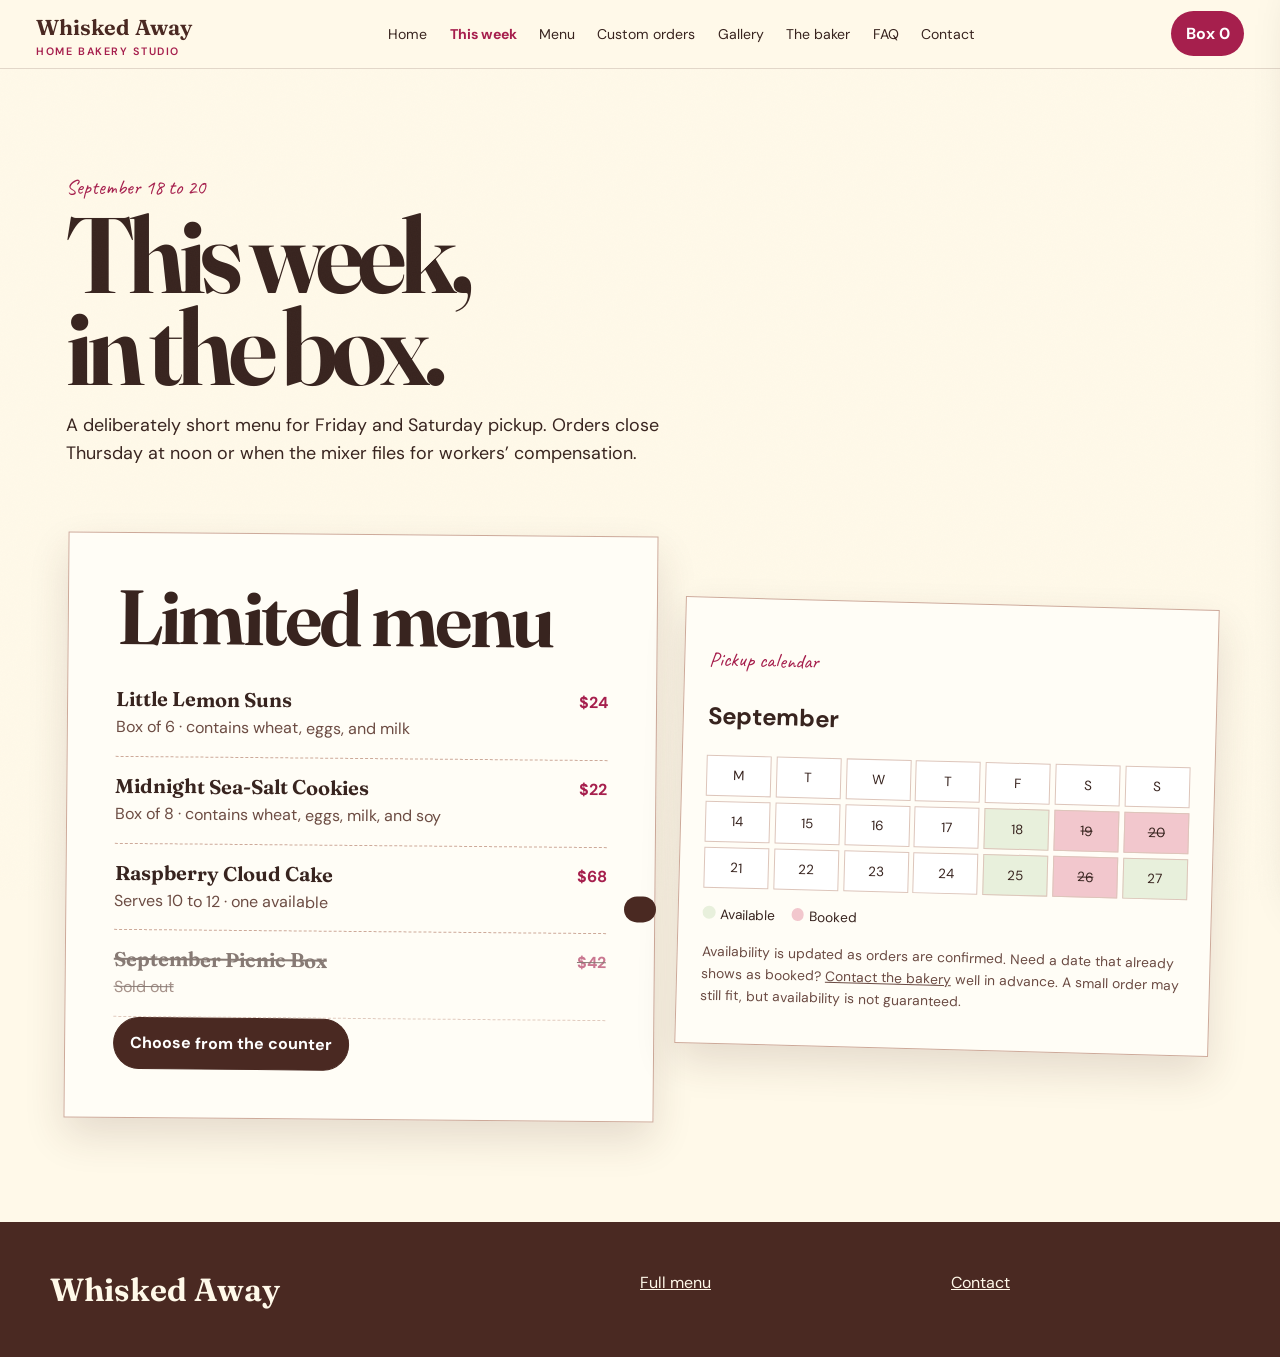
<file: this-week.html>
<!doctype html><html lang="en"><head><meta charset="utf-8"><meta name="viewport" content="width=device-width,initial-scale=1"><meta name="description" content="This week's limited bakes and pickup availability from Whisked Away."><title>This Week’s Bakes | Whisked Away</title><link rel="icon" href="assets/whisked-away-mark.svg"><link rel="stylesheet" href="styles.css"></head><body><a class="skip-link" href="#main">Skip to content</a>
<header class="site-header"><div class="nav-wrap"><a class="brand" href="index.html">Whisked Away<small>Home bakery studio</small></a><button class="menu-toggle" aria-expanded="false" aria-controls="site-nav">Menu</button><nav class="nav-links" id="site-nav" aria-label="Primary"><a href="index.html">Home</a><a aria-current="page" href="this-week.html">This week</a><a href="menu.html">Menu</a><a href="custom.html">Custom orders</a><a href="gallery.html">Gallery</a><a href="about.html">The baker</a><a href="faq.html">FAQ</a><a href="contact.html">Contact</a></nav><button class="cart-button" type="button">Box <span data-cart-count>0</span></button></div></header>
<main id="main"><header class="page-intro"><span class="script">September 18 to 20</span><h1>This week,<br>in the box.</h1><p>A deliberately short menu for Friday and Saturday pickup. Orders close Thursday at noon or when the mixer files for workers’ compensation.</p></header><section class="section" style="padding-top:1rem"><div class="counter-menu"><div class="menu-board"><h2>Limited menu</h2><div class="menu-line"><div><h3>Little Lemon Suns</h3><p>Box of 6 · contains wheat, eggs, and milk</p></div><span class="price">$24</span></div><div class="menu-line"><div><h3>Midnight Sea-Salt Cookies</h3><p>Box of 8 · contains wheat, eggs, milk, and soy</p></div><span class="price">$22</span></div><div class="menu-line"><div><h3>Raspberry Cloud Cake</h3><p>Serves 10 to 12 · one available</p></div><span class="price">$68</span></div><div class="menu-line sold"><div><h3>September Picnic Box</h3><p>Sold out</p></div><span class="price">$42</span></div><a class="button" href="menu.html">Choose from the counter</a></div><div class="paper"><p class="script">Pickup calendar</p><h2>September</h2><div class="calendar" aria-label="September pickup availability"><span>M</span><span>T</span><span>W</span><span>T</span><span>F</span><span>S</span><span>S</span><span>14</span><span>15</span><span>16</span><span>17</span><span class="open">18</span><span class="booked">19</span><span class="booked">20</span><span>21</span><span>22</span><span>23</span><span>24</span><span class="open">25</span><span class="booked">26</span><span class="open">27</span></div><div class="key"><span><i class="dot"></i>Available</span><span><i class="dot booked"></i>Booked</span></div><p class="help">Availability is updated as orders are confirmed. Need a date that already shows as booked? <a href="contact.html">Contact the bakery</a> well in advance. A small order may still fit, but availability is not guaranteed.</p></div></div></section></main><footer class="site-footer"><div class="footer-inner"><div><div class="footer-brand">Whisked Away</div></div><div><a href="menu.html">Full menu</a></div><div><a href="contact.html">Contact</a></div></div></footer><aside class="cart-drawer" id="cart-drawer" aria-hidden="true" aria-label="Order box"><div class="cart-top"><h2>Your bakery box</h2><button class="icon-button" id="cart-close" aria-label="Close order box">×</button></div><div id="cart-content"></div></aside><div class="toast" id="toast" role="status" aria-live="polite"></div><script src="app.js"></script></body></html>
</file>
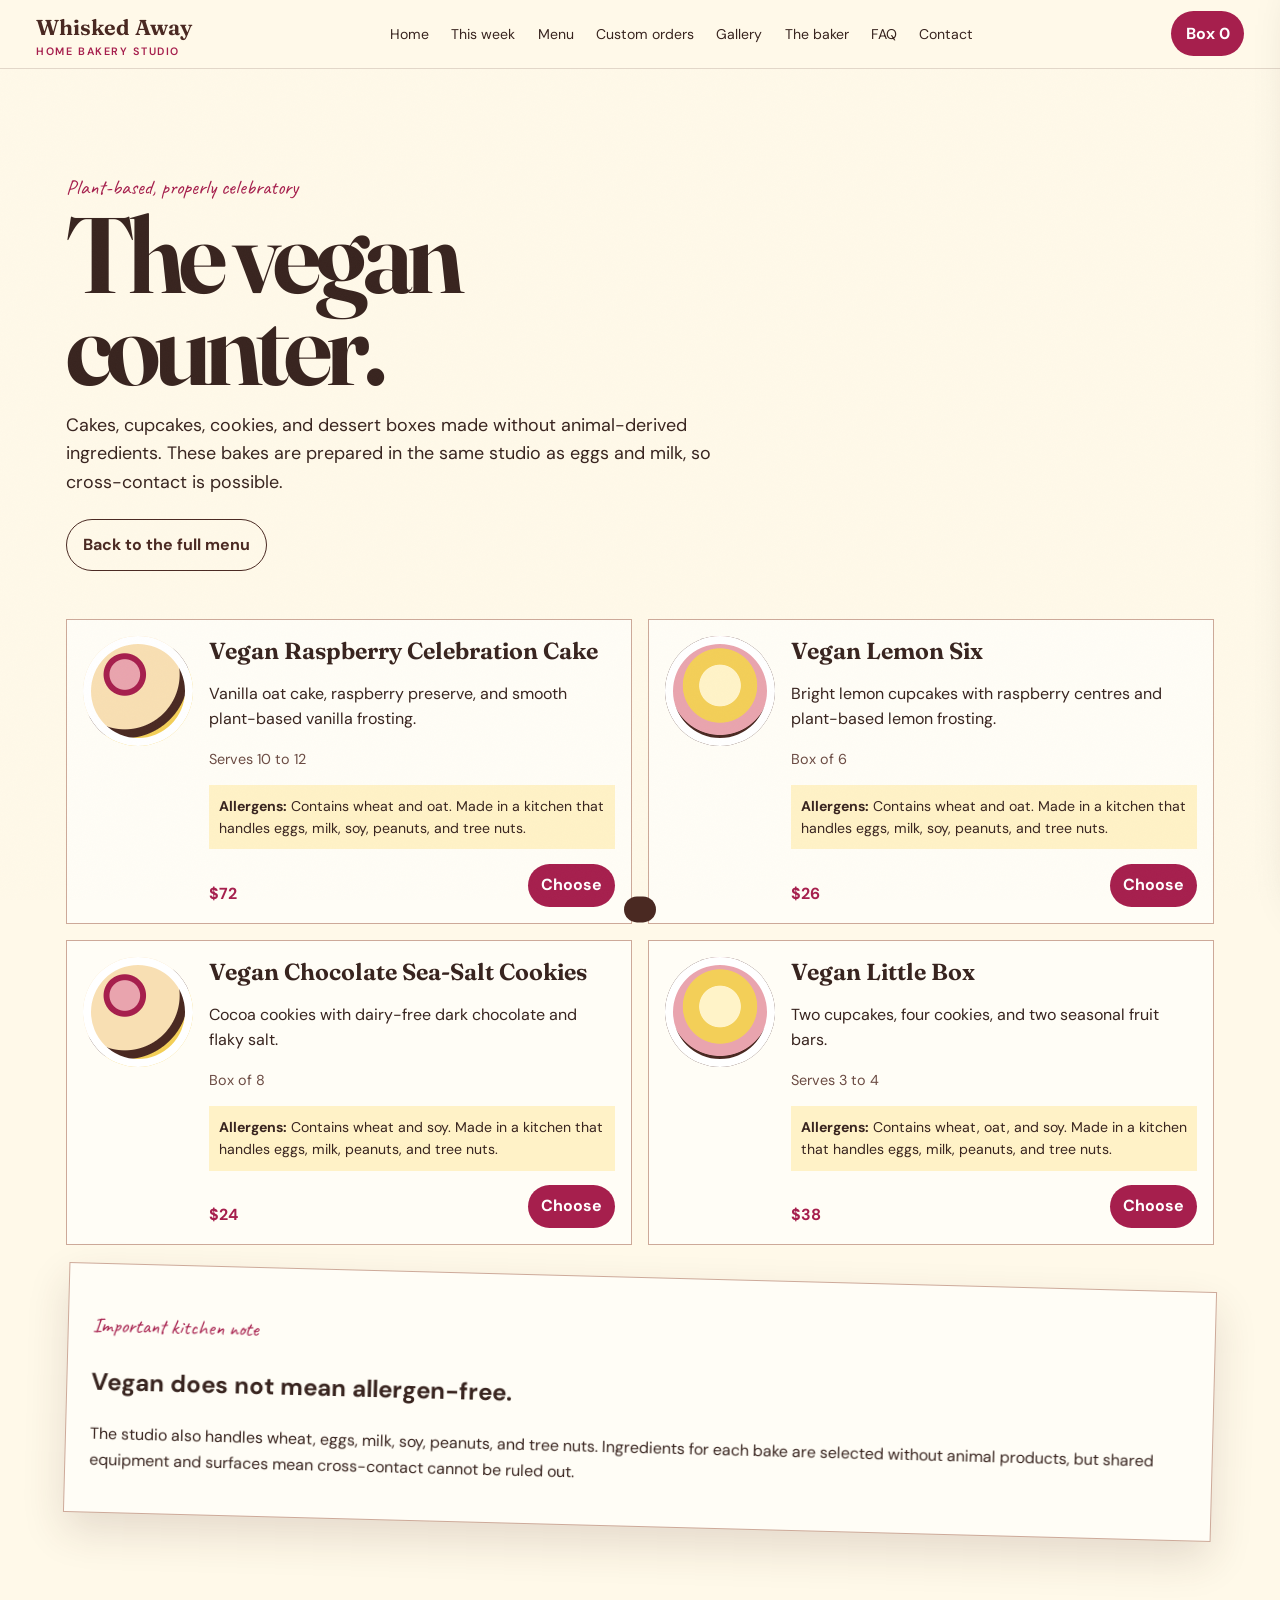
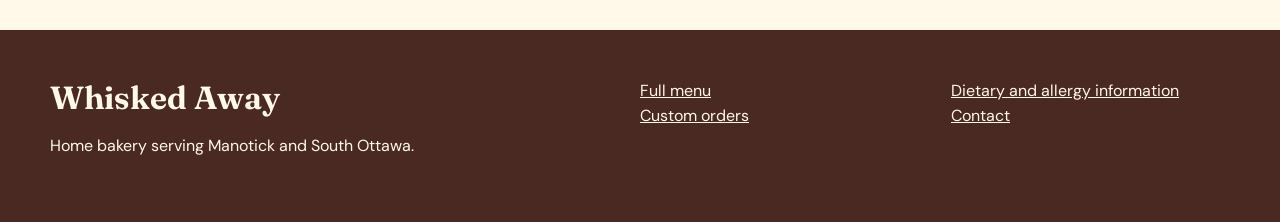
<file: vegan.html>
<!doctype html><html lang="en"><head><meta charset="utf-8"><meta name="viewport" content="width=device-width,initial-scale=1"><meta name="description" content="Vegan cakes, cupcakes, cookies, and dessert boxes from Whisked Away."><title>Vegan Menu | Whisked Away</title><link rel="icon" href="assets/whisked-away-mark.svg"><link rel="stylesheet" href="styles.css"></head><body><a class="skip-link" href="#main">Skip to content</a>
<header class="site-header"><div class="nav-wrap"><a class="brand" href="index.html">Whisked Away<small>Home bakery studio</small></a><button class="menu-toggle" aria-expanded="false" aria-controls="site-nav">Menu</button><nav class="nav-links" id="site-nav" aria-label="Primary"><a href="index.html">Home</a><a href="this-week.html">This week</a><a href="menu.html">Menu</a><a href="custom.html">Custom orders</a><a href="gallery.html">Gallery</a><a href="about.html">The baker</a><a href="faq.html">FAQ</a><a href="contact.html">Contact</a></nav><button class="cart-button" type="button">Box <span data-cart-count>0</span></button></div></header>
<main id="main"><header class="page-intro"><span class="script">Plant-based, properly celebratory</span><h1>The vegan<br>counter.</h1><p>Cakes, cupcakes, cookies, and dessert boxes made without animal-derived ingredients. These bakes are prepared in the same studio as eggs and milk, so cross-contact is possible.</p><div class="button-row"><a class="button secondary" href="menu.html">Back to the full menu</a></div></header><section class="section" style="padding-top:1rem"><div class="product-list" id="product-list" data-category-filter="vegan"></div><div class="paper" style="margin-top:2rem"><p class="script">Important kitchen note</p><h2>Vegan does not mean allergen-free.</h2><p>The studio also handles wheat, eggs, milk, soy, peanuts, and tree nuts. Ingredients for each bake are selected without animal products, but shared equipment and surfaces mean cross-contact cannot be ruled out.</p></div></section></main>
<footer class="site-footer"><div class="footer-inner"><div><div class="footer-brand">Whisked Away</div><p>Home bakery serving Manotick and South Ottawa.</p></div><div><a href="menu.html">Full menu</a><br><a href="custom.html">Custom orders</a></div><div><a href="faq.html">Dietary and allergy information</a><br><a href="contact.html">Contact</a></div></div></footer><aside class="cart-drawer" id="cart-drawer" aria-hidden="true" aria-label="Order box"><div class="cart-top"><h2>Your bakery box</h2><button class="icon-button" id="cart-close" aria-label="Close order box">×</button></div><div id="cart-content"></div></aside><div class="toast" id="toast" role="status" aria-live="polite"></div><script src="app.js"></script></body></html>
</file>
<file: styles.css>
@import url('https://fonts.googleapis.com/css2?family=DM+Sans:wght@400;500;600;700&family=Fraunces:opsz,wght@9..144,500;9..144,650&family=Caveat:wght@600&display=swap');

:root{--cream:#fff9e9;--paper:#fffdf6;--butter:#f3cf58;--raspberry:#a61f4d;--pink:#e9a4ae;--brown:#4a2922;--ink:#38241f;--line:#cda999;--green:#496b54;--shadow:0 18px 40px rgba(74,41,34,.14);--radius:1.4rem}
*{box-sizing:border-box}html{scroll-behavior:smooth}body{margin:0;background:var(--cream);color:var(--ink);font-family:"DM Sans",sans-serif;font-size:1rem;line-height:1.6}body::before{content:"";position:fixed;inset:0;pointer-events:none;opacity:.18;background-image:url("data:image/svg+xml,%3Csvg xmlns='http://www.w3.org/2000/svg' width='120' height='120' viewBox='0 0 120 120'%3E%3Cfilter id='n'%3E%3CfeTurbulence type='fractalNoise' baseFrequency='.8' numOctaves='2' stitchTiles='stitch'/%3E%3C/filter%3E%3Crect width='100%25' height='100%25' filter='url(%23n)' opacity='.12'/%3E%3C/svg%3E")}img{max-width:100%;display:block}a{color:inherit}button,input,select,textarea{font:inherit}button{cursor:pointer}.skip-link{position:absolute;left:1rem;top:-5rem;background:var(--brown);color:white;padding:.7rem 1rem;z-index:100}.skip-link:focus{top:1rem}:focus-visible{outline:3px solid var(--raspberry);outline-offset:3px}
.site-header{position:sticky;top:0;z-index:50;background:rgba(255,249,233,.95);backdrop-filter:blur(12px);border-bottom:1px solid rgba(74,41,34,.16)}.nav-wrap{max-width:1240px;margin:auto;display:flex;align-items:center;justify-content:space-between;padding:.7rem 1rem}.brand{text-decoration:none;font-family:"Fraunces",serif;font-weight:650;font-size:1.35rem;color:var(--brown)}.brand small{display:block;font:600 .67rem/1 "DM Sans",sans-serif;text-transform:uppercase;letter-spacing:.15em;color:var(--raspberry)}.menu-toggle{border:1px solid var(--brown);border-radius:999px;background:var(--paper);padding:.55rem .85rem}.nav-links{display:none;position:absolute;top:100%;left:0;right:0;background:var(--paper);padding:1rem;box-shadow:var(--shadow)}.nav-links.open{display:grid}.nav-links a{text-decoration:none;padding:.65rem;border-bottom:1px dashed var(--line)}.nav-links a[aria-current="page"]{color:var(--raspberry);font-weight:700}.cart-button{border:0;background:var(--raspberry);color:white;padding:.6rem .9rem;border-radius:999px;font-weight:700}
.counter-entry{min-height:calc(100svh - 70px);display:grid;align-items:end;background:#d8b797 url('assets/bakery-counter.webp') center/cover no-repeat;position:relative;overflow:hidden}.counter-entry::after{content:"";position:absolute;inset:0;background:linear-gradient(90deg,rgba(58,27,20,.55),rgba(58,27,20,.08) 70%),linear-gradient(0deg,rgba(58,27,20,.48),transparent 55%)}.window-sign{position:relative;z-index:2;margin:clamp(1rem,5vw,4rem);max-width:34rem;background:rgba(255,249,233,.92);padding:clamp(1.4rem,4vw,3rem);border:1px solid rgba(74,41,34,.25);box-shadow:var(--shadow);transform:rotate(-1deg)}.script{font-family:"Caveat",cursive;color:var(--raspberry);font-size:1.3rem}.window-sign h1,.page-intro h1{font:650 clamp(3rem,9vw,6.7rem)/.86 "Fraunces",serif;letter-spacing:-.055em;margin:.25rem 0 1rem}.window-sign p{font-size:1.08rem;max-width:29rem}.button-row{display:flex;flex-wrap:wrap;gap:.7rem;margin-top:1.4rem}.button{display:inline-flex;align-items:center;justify-content:center;text-decoration:none;border:1px solid var(--brown);padding:.75rem 1rem;border-radius:999px;background:var(--brown);color:white;font-weight:700}.button.secondary{background:transparent;color:var(--brown)}
.open-strip{background:var(--butter);border-block:1px solid var(--brown);overflow:hidden;padding:.65rem 0;font-weight:700}.open-strip div{white-space:nowrap;animation:marquee 28s linear infinite}@keyframes marquee{to{transform:translateX(-50%)}}@media(prefers-reduced-motion:reduce){*{scroll-behavior:auto!important;animation-duration:.01ms!important;animation-iteration-count:1!important}}
.section{max-width:1180px;margin:auto;padding:clamp(3rem,8vw,7rem) 1rem}.counter-menu{display:grid;gap:1.5rem}.menu-board{background:var(--paper);padding:clamp(1.25rem,4vw,3rem);border:1px solid var(--line);box-shadow:var(--shadow);transform:rotate(.5deg)}.menu-board h2,.section-title{font:650 clamp(2.2rem,6vw,4.8rem)/.95 "Fraunces",serif;margin:0 0 1rem;letter-spacing:-.035em}.menu-line{display:grid;grid-template-columns:1fr auto;gap:.5rem;padding:1rem 0;border-bottom:1px dashed var(--line)}.menu-line h3{margin:0;font:650 1.25rem "Fraunces",serif}.menu-line p{margin:.2rem 0 0;color:#6c4c43}.price{font-weight:700;color:var(--raspberry)}.sold{text-decoration:line-through;opacity:.6}.photo-note{position:relative}.photo-note img{width:100%;height:100%;min-height:380px;object-fit:cover;border:12px solid var(--paper);box-shadow:var(--shadow);transform:rotate(-2deg)}.tape{position:absolute;top:-8px;left:35%;width:110px;height:28px;background:rgba(243,207,88,.75);transform:rotate(4deg);z-index:1}
.ribbon{background:var(--raspberry);color:white;padding:2.5rem 1rem;transform:rotate(-1deg);margin-block:2rem}.ribbon-inner{max-width:1000px;margin:auto;display:flex;gap:1.5rem;justify-content:space-between;align-items:center;flex-wrap:wrap}.ribbon h2{font:650 clamp(2rem,5vw,4rem)/1 "Fraunces",serif;margin:0}.ribbon .button{background:var(--cream);color:var(--brown);border-color:var(--cream)}
.worktable{display:grid;gap:1rem}.paper{background:var(--paper);border:1px solid var(--line);padding:1.5rem;box-shadow:var(--shadow)}.paper:nth-child(2){transform:rotate(1.5deg)}.paper h3{font:650 1.7rem "Fraunces",serif;margin-top:0}.scribble{font-family:"Caveat",cursive;color:var(--raspberry);font-size:1.35rem}.receipt{max-width:700px;margin:auto;background:var(--paper);padding:2rem;border-top:8px solid var(--butter);clip-path:polygon(0 0,100% 0,100% 97%,97% 100%,94% 97%,91% 100%,88% 97%,85% 100%,82% 97%,79% 100%,76% 97%,73% 100%,70% 97%,67% 100%,64% 97%,61% 100%,58% 97%,55% 100%,52% 97%,49% 100%,46% 97%,43% 100%,40% 97%,37% 100%,34% 97%,31% 100%,28% 97%,25% 100%,22% 97%,19% 100%,16% 97%,13% 100%,10% 97%,7% 100%,4% 97%,0 100%)}
.page-intro{max-width:1180px;margin:auto;padding:clamp(3rem,8vw,7rem) 1rem 2rem}.page-intro p{max-width:650px;font-size:1.12rem}.filter-bar{display:flex;gap:.6rem;overflow:auto;padding:.4rem 0 1.4rem}.filter{white-space:nowrap;border:1px solid var(--brown);background:transparent;border-radius:999px;padding:.6rem .9rem}.filter.active{background:var(--brown);color:white}.product-list{display:grid;gap:1rem}.product{display:grid;grid-template-columns:80px 1fr;gap:1rem;background:var(--paper);border:1px solid var(--line);padding:1rem;align-items:start}.product[hidden]{display:none}.product-swatch{aspect-ratio:1;border-radius:50%;background:radial-gradient(circle at 38% 35%,var(--pink) 0 15%,var(--raspberry) 16% 21%,#f8dfb3 22% 55%,var(--brown) 56% 64%,var(--butter) 65%);box-shadow:inset 0 0 0 8px #fff}.product:nth-child(2n) .product-swatch{background:radial-gradient(circle at 50% 45%,#fff3c8 0 25%,var(--butter) 26% 45%,var(--pink) 46% 60%,var(--brown) 61%)}.product h2{font:650 1.45rem "Fraunces",serif;margin:0}.meta{font-size:.9rem;color:#6b4b43}.product-actions{display:flex;justify-content:space-between;align-items:end;gap:1rem;margin-top:.7rem}.product button{border:0;background:var(--raspberry);color:white;border-radius:999px;padding:.55rem .8rem;font-weight:700}.allergen{margin-top:.8rem;padding:.6rem;background:#fff2c7;font-size:.88rem}
.form-sheet{max-width:850px;margin:0 auto 5rem;background:var(--paper);border:1px solid var(--line);padding:clamp(1.2rem,4vw,3rem);box-shadow:var(--shadow)}fieldset{border:0;padding:0;margin:0 0 1.5rem}legend{font:650 1.35rem "Fraunces",serif;margin-bottom:.8rem}.field-grid{display:grid;gap:1rem}.field label{display:block;font-weight:700;margin-bottom:.3rem}.field input,.field select,.field textarea{width:100%;border:1px solid #8c675d;background:white;border-radius:.55rem;padding:.75rem;color:var(--ink)}.field textarea{min-height:120px;resize:vertical}.help{font-size:.86rem;color:#6b4b43}.date-status{padding:.75rem;margin-top:.5rem;background:#eef5e8;border-left:4px solid var(--green)}.date-status.booked{background:#fbe2e4;border-color:var(--raspberry)}
.calendar{display:grid;grid-template-columns:repeat(7,1fr);gap:.3rem;margin-block:1rem}.calendar span{padding:.55rem .15rem;text-align:center;background:white;border:1px solid #ddc5ba;font-size:.84rem}.calendar .booked{background:#f2c7cd;text-decoration:line-through}.calendar .open{background:#e8f0dc}.key{display:flex;gap:1rem;font-size:.85rem}.dot{width:.8rem;height:.8rem;display:inline-block;border-radius:50%;margin-right:.3rem;background:#e8f0dc}.dot.booked{background:#f2c7cd}
.gallery-flow{columns:1;column-gap:1rem}.gallery-piece{break-inside:avoid;margin:0 0 1rem;position:relative;background:var(--paper);padding:.7rem;box-shadow:var(--shadow)}.gallery-piece img{width:100%;height:auto}.gallery-piece:nth-child(3n+1){transform:rotate(-1deg)}.gallery-piece:nth-child(3n+2){transform:rotate(1deg)}.gallery-piece figcaption{padding:.7rem .4rem .2rem;font-family:"Caveat",cursive;font-size:1.25rem}.image-crop{height:280px;object-fit:cover}.crop-cake{object-position:28% 43%}.crop-cupcakes{object-position:77% 39%}.crop-cookies{object-position:43% 80%}.icing-panel{min-height:260px;background:radial-gradient(circle at 20% 30%,#f6ccd1 0 12%,transparent 13%),radial-gradient(circle at 75% 60%,#f3cf58 0 16%,transparent 17%),linear-gradient(135deg,#fff4dd,#edb1bc);display:grid;place-items:center;padding:2rem;font:650 2rem/1.1 "Fraunces",serif;text-align:center;color:var(--brown)}
.accordion{max-width:850px;margin:auto}.accordion details{border-bottom:1px solid var(--line);padding:1rem 0}.accordion summary{font:650 1.25rem "Fraunces",serif;cursor:pointer}.accordion p{max-width:700px}.policy-table{display:grid;gap:.75rem}.policy{background:var(--paper);border-left:7px solid var(--butter);padding:1rem 1.2rem}.policy h3{margin:.1rem 0;font:650 1.2rem "Fraunces",serif}
.site-footer{background:var(--brown);color:var(--cream);padding:3rem 1rem}.footer-inner{max-width:1180px;margin:auto;display:grid;gap:2rem}.footer-inner a{color:var(--cream)}.footer-brand{font:650 2rem "Fraunces",serif}.fineprint{font-size:.82rem;opacity:.82}
.cart-drawer{position:fixed;z-index:100;inset:0 0 0 auto;width:min(440px,100%);background:var(--paper);box-shadow:-12px 0 50px rgba(40,20,15,.3);padding:1.2rem;transform:translateX(110%);transition:transform .25s}.cart-drawer.open{transform:none}.cart-top{display:flex;justify-content:space-between;align-items:center}.icon-button{border:1px solid var(--brown);background:white;border-radius:50%;width:42px;height:42px}.cart-empty{padding:3rem 1rem;text-align:center}.cart-item{border-block:1px dashed var(--line);padding:1rem 0}.cart-total{display:flex;justify-content:space-between;font-weight:700;font-size:1.2rem}.mock-notice{background:#fff1be;border:1px solid #8c6a1e;padding:.8rem;margin-block:1rem}.toast{position:fixed;z-index:120;left:50%;bottom:1rem;transform:translate(-50%,150%);background:var(--brown);color:white;padding:.8rem 1rem;border-radius:999px;transition:.25s}.toast.show{transform:translate(-50%,0)}
.order-dialog{border:0;padding:0;background:transparent;width:min(560px,calc(100% - 1.5rem));max-height:90svh}.order-dialog::backdrop{background:rgba(56,36,31,.65);backdrop-filter:blur(3px)}.order-panel{background:var(--paper);border:1px solid var(--line);padding:clamp(1rem,4vw,2rem);box-shadow:var(--shadow)}.order-panel h2{font:650 clamp(1.8rem,6vw,3rem)/1 "Fraunces",serif;margin:.2rem 0}.order-panel .button{margin-top:1rem;width:100%}
.submit-button{margin-top:1.35rem}
@media(min-width:700px){.counter-menu{grid-template-columns:1.05fr .95fr;align-items:center}.worktable{grid-template-columns:repeat(3,1fr)}.product{grid-template-columns:110px 1fr}.field-grid.two{grid-template-columns:1fr 1fr}.gallery-flow{columns:2}.footer-inner{grid-template-columns:2fr 1fr 1fr}}
@media(min-width:980px){.menu-toggle{display:none}.nav-links{display:flex;position:static;background:transparent;box-shadow:none;padding:0;align-items:center;gap:.1rem}.nav-links a{border:0;padding:.55rem .65rem;font-size:.88rem}.gallery-flow{columns:3}.product-list{grid-template-columns:1fr 1fr}}
</file>
